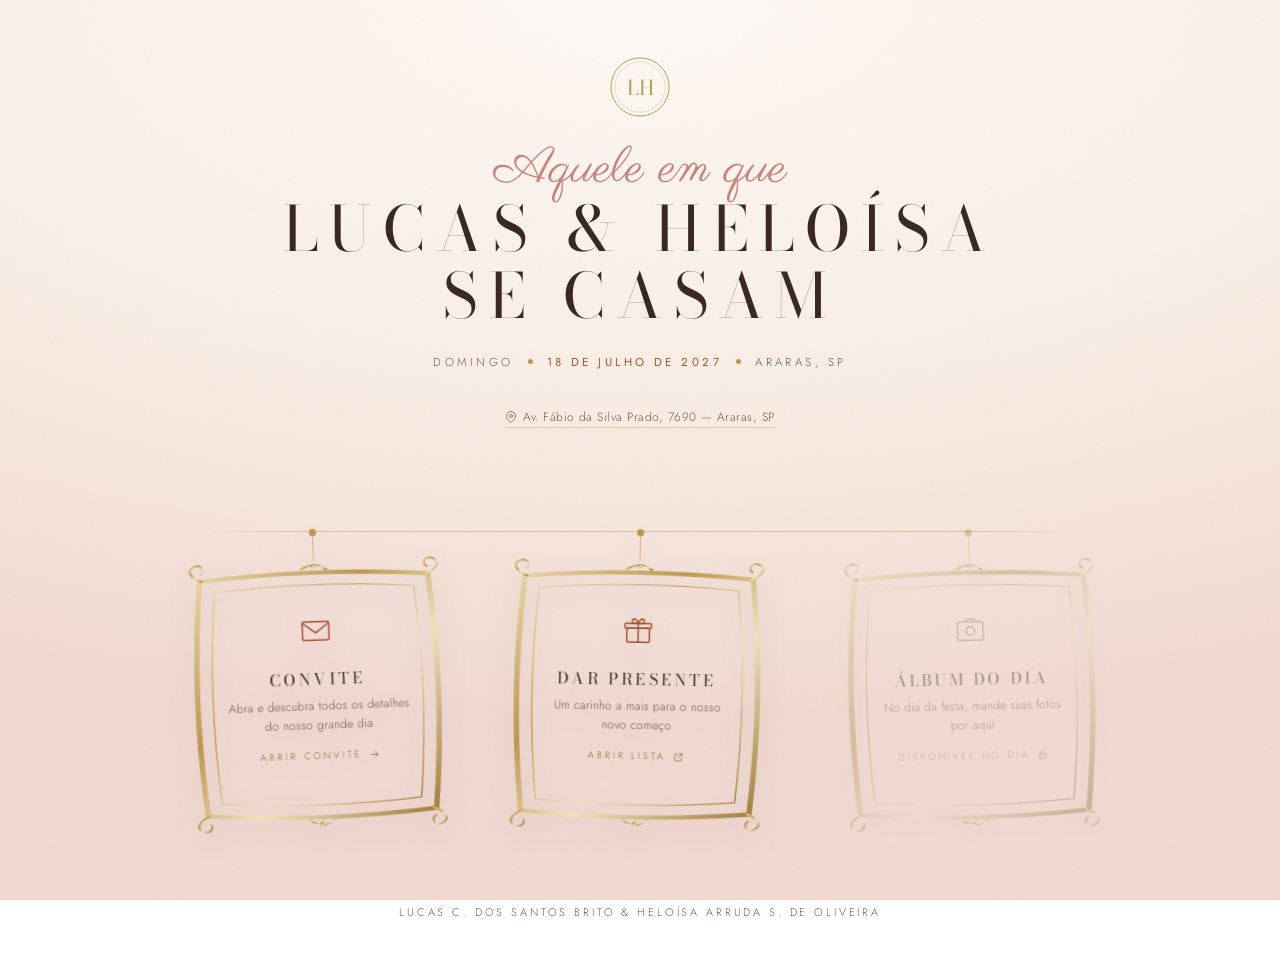
<file: index.html>
<!DOCTYPE html>
<html lang="pt-BR">
<head>
<meta charset="utf-8">
<meta name="viewport" content="width=device-width, initial-scale=1">
<title>Lucas &amp; Heloísa — 18 de julho de 2027</title>
<meta name="description" content="Aquele em que Lucas e Heloísa se casam. Convite, informações do dia e lista de presentes.">
<meta name="theme-color" content="#FFFBF6">

<meta property="og:title" content="Lucas &amp; Heloísa — 18 de julho de 2027">
<meta property="og:description" content="Aquele em que Lucas e Heloísa se casam.">
<meta property="og:type" content="website">

<link rel="icon" href="data:image/svg+xml,<svg xmlns='http://www.w3.org/2000/svg' viewBox='0 0 64 64'><circle cx='32' cy='32' r='30' fill='%23FFFBF6' stroke='%23BE9A4E' stroke-width='3'/><text x='32' y='42' text-anchor='middle' font-family='Georgia,serif' font-size='26' fill='%23A9502F'>LH</text></svg>">

<script>
/* =========================================================
   EDITE SOMENTE ESTE ARQUIVO.
   Tudo que muda de link ou de horário está aqui dentro.
   Deixe o texto entre aspas. Não apague as vírgulas.
   ========================================================= */

window.CONFIG = {

  /* ---- Links externos ---------------------------------- */

  // Site da lista de presentes (o botão "Dar presente" leva pra cá)
  presentes: "https://noivos.casar.com/heloisa-e-lucas-2027-07-18#/presentes",

  // Álbum compartilhado de fotos (Google Fotos, iCloud, etc.)
  // >>> NO DIA DO EVENTO: cole o link do álbum aqui. <<<
  // Enquanto estiver vazio, o quadro aparece como "em breve".
  album: "",

  // Confirmação de presença dos convidados.
  // Pode ser um formulário (Google Forms) ou um link de WhatsApp, ex.:
  // "https://wa.me/5519999999999?text=Ol%C3%A1!%20Confirmo%20minha%20presen%C3%A7a"
  rsvp: "https://noivos.casar.com/heloisa-e-lucas-2027-07-18#/rsvp",

  // Confirmação de presença dos padrinhos (pode ser o mesmo link acima)
  rsvpPadrinhos: "https://noivos.casar.com/heloisa-e-lucas-2027-07-18#/rsvp",

  // Grupo de WhatsApp dos padrinhos e madrinhas
  grupoPadrinhos: "",


  /* ---- Data e horários --------------------------------- */

  // Momento exato da cerimônia, no formato AAAA-MM-DDTHH:MM:SS-03:00
  cerimonia: "2027-07-18T17:00:00-03:00",

  // Textos de horário que aparecem nas páginas
  horaCerimonia: "17h",
  chegadaConvidados: "16h30",
  chegadaPadrinhos: "15h",
  horaFotos: "15h30",
  horaJantar: "19h",
  horaFesta: "21h",


  /* ---- Traje dos padrinhos e madrinhas ----------------- */
  // Troque pelos combinados de vocês. Os círculos coloridos
  // da página usam os códigos de cor logo abaixo.

  trajePadrinhos: "Terno em tom grafite, camisa branca e gravata lisa.",
  trajeMadrinhas: "Vestido longo, tecido encorpado por causa do frio.",

  // Cores do traje (código hexadecimal) e o nome que aparece embaixo
  coresTraje: [
    { cor: "#4A4E4D", nome: "Grafite" },
    { cor: "#6B5B4A", nome: "Terra" },
    { cor: "#A9502F", nome: "Terracota" },
    { cor: "#CD827B", nome: "Rosé" }
  ]

};

</script>

<link rel="preconnect" href="https://fonts.googleapis.com">
<link rel="preconnect" href="https://fonts.gstatic.com" crossorigin>
<link href="https://fonts.googleapis.com/css2?family=Bodoni+Moda:opsz,wght@6..96,400;6..96,500&family=Jost:wght@300;400;500&family=Parisienne&display=swap" rel="stylesheet">
<style>
/* =========================================================
   Lucas & Heloísa — 18.07.2027
   Paleta: branco quente, rosa, terracota, dourado
   ========================================================= */

:root {
  --papel: #FFFBF6;
  --papel-2: #FAEFE6;
  --blush: #F3DBD4;
  --rosa: #CD827B;
  --rosa-claro: #E9BDB6;
  --terracota: #A9502F;
  --terracota-2: #C57A54;
  --dourado: #BE9A4E;
  --dourado-2: #E9D4A3;
  --dourado-escuro: #8A6A2C;
  --tinta: #3A2823;
  --tinta-2: #75594F;

  --display: "Bodoni Moda", Georgia, "Times New Roman", serif;
  --script: "Parisienne", "Segoe Script", cursive;
  --corpo: "Jost", "Helvetica Neue", Arial, sans-serif;

  --envelope: 1040px;
  --raio: 2px;
}

*, *::before, *::after { box-sizing: border-box; }

html { scroll-behavior: smooth; }

body {
  margin: 0;
  background: var(--papel);
  color: var(--tinta);
  font-family: var(--corpo);
  font-weight: 300;
  font-size: clamp(15px, 0.6vw + 13px, 17px);
  line-height: 1.75;
  overflow-x: hidden;
  -webkit-font-smoothing: antialiased;
}

/* textura de papel */
body::after {
  content: "";
  position: fixed;
  inset: 0;
  pointer-events: none;
  z-index: 60;
  opacity: .22;
  background-image: url("data:image/svg+xml;utf8,<svg xmlns='http://www.w3.org/2000/svg' width='140' height='140'><filter id='n'><feTurbulence type='fractalNoise' baseFrequency='.85' numOctaves='3'/></filter><rect width='140' height='140' filter='url(%23n)' opacity='.35'/></svg>");
  mix-blend-mode: multiply;
}

img { max-width: 100%; display: block; }
[hidden] { display: none !important; }
a { color: inherit; }

:focus-visible {
  outline: 2px solid var(--terracota);
  outline-offset: 4px;
  border-radius: var(--raio);
}

/* =========================================================
   Tipografia
   ========================================================= */

.script {
  font-family: var(--script);
  font-weight: 400;
  color: var(--terracota);
  font-size: clamp(28px, 4.4vw, 50px);
  line-height: 1;
  margin: 0;
}

.titulo {
  font-family: var(--display);
  font-weight: 400;
  font-style: normal;
  text-transform: uppercase;
  letter-spacing: .16em;
  font-size: clamp(24px, 4.2vw, 44px);
  line-height: 1.16;
  margin: 0;
}

.titulo-menor {
  font-family: var(--display);
  font-weight: 400;
  text-transform: uppercase;
  letter-spacing: .2em;
  font-size: clamp(15px, 1.3vw, 18px);
  margin: 0 0 10px;
}

.rotulo {
  display: block;
  font-family: var(--corpo);
  text-transform: uppercase;
  letter-spacing: .34em;
  font-size: 10.5px;
  font-weight: 400;
  color: var(--dourado-escuro);
  margin: 0 0 14px;
}

.texto { margin: 0 0 16px; color: var(--tinta-2); }
.texto:last-child { margin-bottom: 0; }

.centro { text-align: center; }

/* cabeçalho de seção: rótulo + script + título */
.cartao-titulo { text-align: center; margin-bottom: clamp(36px, 5vw, 64px); }
.cartao-titulo .script { margin-bottom: -.18em; }

/* fio ornamental */
.fio {
  display: flex;
  align-items: center;
  justify-content: center;
  gap: 12px;
  margin: 22px auto;
  max-width: 220px;
  color: var(--dourado);
}
.fio::before, .fio::after {
  content: "";
  flex: 1;
  height: 1px;
  background: currentColor;
  opacity: .5;
}
.fio span { font-size: 8px; letter-spacing: .4em; }

/* =========================================================
   Estrutura
   ========================================================= */

.secao { padding: clamp(58px, 8.5vw, 112px) 22px; position: relative; }
.envelope { width: 100%; max-width: var(--envelope); margin-inline: auto; }

.secao-blush { background: var(--blush); }
.secao-creme { background: var(--papel-2); }

.secao-terra { background: var(--terracota); color: var(--papel-2); }
.secao-terra .script { color: var(--dourado-2); }
.secao-terra .rotulo { color: var(--dourado-2); }
.secao-terra .texto { color: rgba(255, 251, 246, .82); }
.secao-terra .fio { color: var(--dourado-2); }

/* =========================================================
   Moldura dourada (elemento-assinatura)
   ========================================================= */

.moldura-svg {
  position: absolute;
  inset: 0;
  width: 100%;
  height: 100%;
  overflow: visible;
  pointer-events: none;
}

/* =========================================================
   Página inicial — a parede de quadros
   ========================================================= */

.pagina-inicial {
  background: radial-gradient(120% 80% at 50% 0%, var(--papel) 0%, var(--papel-2) 55%, var(--blush) 100%) no-repeat fixed;
}

.parede {
  min-height: 100vh;
  min-height: 100svh;
  display: flex;
  flex-direction: column;
  justify-content: center;
  align-items: center;
  padding: 56px 22px 40px;
  position: relative;
  z-index: 1;
}

.monograma {
  width: 62px;
  height: 62px;
  margin: 0 auto 26px;
  color: var(--dourado);
}

.abertura { text-align: center; max-width: 720px; margin: 0 auto; }

.abertura .script { color: var(--rosa); margin-bottom: 2px; }

.abertura h1 {
  font-family: var(--display);
  font-weight: 400;
  text-transform: uppercase;
  letter-spacing: .18em;
  font-size: clamp(28px, 6vw, 62px);
  line-height: 1.08;
  margin: 0;
  color: var(--tinta);
}

.data-linha {
  display: inline-flex;
  align-items: center;
  gap: 14px;
  margin-top: 22px;
  font-size: 11.5px;
  letter-spacing: .3em;
  text-transform: uppercase;
  color: var(--tinta-2);
}
.data-linha b { font-weight: 400; color: var(--terracota); }
.data-linha i {
  width: 5px; height: 5px; border-radius: 50%;
  background: var(--dourado); display: inline-block;
}

/* trilho onde os quadros ficam pendurados */
.galeria {
  --trilho: 34px;
  display: flex;
  flex-wrap: wrap;
  justify-content: center;
  align-items: flex-start;
  gap: clamp(18px, 3vw, 38px);
  margin: clamp(52px, 7vw, 84px) auto 0;
  padding-top: var(--trilho);
  position: relative;
  width: 100%;
  max-width: 1000px;
}

/* o "arame" horizontal */
.galeria::before {
  content: "";
  position: absolute;
  top: 6px;
  left: 6%;
  right: 6%;
  height: 1px;
  background: linear-gradient(90deg, transparent, var(--dourado) 12%, var(--dourado) 88%, transparent);
  opacity: .45;
}

/* ---------------------------------------------------------
   Quadro — mais largo e menos esticado pra o texto respirar
   --------------------------------------------------------- */
.quadro {
  position: relative;
  width: min(290px, 80vw);
  aspect-ratio: 320 / 300; /* mais baixo ainda = texto cabe sem apertar */
  display: flex;
  flex-direction: column;
  align-items: center;
  justify-content: center;
  text-align: center;
  text-decoration: none;
  padding: 3% 5% 4%;
  color: var(--tinta);
  background: transparent;
  filter: drop-shadow(0 10px 14px rgba(58, 40, 35, .12));
  transition: transform .5s cubic-bezier(.2, .8, .3, 1), filter .5s ease;
  transform-origin: 50% -22px;
}

.quadro:nth-child(1) { transform: rotate(-2.2deg); }
.quadro:nth-child(2) { transform: rotate(1.1deg); }
.quadro:nth-child(3) { transform: rotate(-1.4deg); }

.quadro:hover,
.quadro:focus-visible {
  transform: rotate(0deg) translateY(-7px);
  filter: drop-shadow(0 20px 22px rgba(58, 40, 35, .22));
}

/* preguinho + cordão */
.quadro::before {
  content: "";
  position: absolute;
  top: -30px;
  left: 50%;
  width: 7px; height: 7px;
  margin-left: -3.5px;
  border-radius: 50%;
  background: var(--dourado);
  box-shadow: 0 1px 0 rgba(0, 0, 0, .12);
}
.quadro::after {
  content: "";
  position: absolute;
  top: -26px;
  left: 50%;
  width: 1px; height: 28px;
  background: var(--dourado);
  opacity: .55;
}

.quadro-icone { color: var(--terracota); margin-bottom: 12px; }
.quadro-icone svg { width: 32px; height: 32px; }

.quadro-nome {
  font-family: var(--display);
  text-transform: uppercase;
  letter-spacing: .2em;
  font-size: clamp(14px, 1.4vw, 16px);
  line-height: 1.3;
  margin: 0 0 8px;
}

.quadro-nota {
  font-size: 12px;
  line-height: 1.55;
  color: var(--tinta-2);
  margin: 0;
  max-width: 30ch; /* era 24ch — mais espaço horizontal pro texto */
}

.quadro-acao {
  margin-top: 14px;
  font-size: 9.5px;
  letter-spacing: .3em;
  text-transform: uppercase;
  color: var(--dourado-escuro);
  display: inline-flex;
  align-items: center;
  gap: 7px;
}
.quadro-acao svg { width: 11px; height: 11px; }

/* ---- Quadro bloqueado (álbum antes do dia) ---- */
.quadro-bloqueado {
  cursor: default;
  opacity: .72;
  filter: drop-shadow(0 8px 12px rgba(58, 40, 35, .1)) grayscale(.15);
}
.quadro-bloqueado:hover {
  transform: rotate(0deg) translateY(-3px);
  filter: drop-shadow(0 10px 14px rgba(58, 40, 35, .14)) grayscale(.15);
}
.quadro-bloqueado .quadro-icone { color: var(--tinta-2); opacity: .6; }
.quadro-bloqueado .quadro-acao { color: var(--tinta-2); opacity: .7; }

.rodape-inicial {
  margin-top: clamp(46px, 6vw, 72px);
  text-align: center;
  font-size: 11px;
  letter-spacing: .26em;
  text-transform: uppercase;
  color: var(--tinta-2);
}

/* pétalas ambientes */
.petalas {
  position: fixed;
  inset: 0;
  pointer-events: none;
  overflow: hidden;
  z-index: 0;
}
.petalas i {
  position: absolute;
  top: -6vh;
  width: 9px;
  height: 12px;
  border-radius: 60% 0 60% 0;
  opacity: .5;
  animation: cair linear infinite;
}
@keyframes cair {
  0% { transform: translate3d(0, -10vh, 0) rotate(0deg); opacity: 0; }
  12% { opacity: .55; }
  100% { transform: translate3d(14vw, 108vh, 0) rotate(420deg); opacity: 0; }
}

/* =========================================================
   Convite — capa
   ========================================================= */

.capa {
  position: relative;
  padding: clamp(70px, 10vw, 120px) 22px clamp(52px, 7vw, 90px);
  text-align: center;
  background: linear-gradient(180deg, var(--blush) 0%, var(--papel-2) 62%, var(--papel) 100%);
}

.arco {
  width: min(340px, 74vw);
  margin: 0 auto clamp(28px, 4vw, 44px);
  aspect-ratio: 3 / 4;
  border-radius: 999px 999px 6px 6px;
  overflow: hidden;
  position: relative;
  background:
    linear-gradient(150deg, var(--rosa-claro), var(--papel-2) 55%, var(--dourado-2));
  box-shadow: 0 24px 50px -30px rgba(58, 40, 35, .6);
}
.arco::after {
  content: "";
  position: absolute;
  inset: 10px;
  border: 1px solid rgba(255, 251, 246, .6);
  border-radius: 999px 999px 4px 4px;
  pointer-events: none;
  z-index: 2;
}
.arco img { width: 100%; height: 100%; object-fit: cover; position: relative; z-index: 1; }

.arco-vazio {
  position: absolute;
  inset: 0;
  display: flex;
  align-items: center;
  justify-content: center;
  padding: 30px;
  text-align: center;
  font-size: 11px;
  letter-spacing: .22em;
  text-transform: uppercase;
  color: var(--terracota);
  opacity: .75;
}

.capa h1 {
  font-family: var(--display);
  font-weight: 400;
  text-transform: uppercase;
  letter-spacing: .18em;
  font-size: clamp(26px, 5.2vw, 54px);
  line-height: 1.1;
  margin: 0;
}

.capa-local {
  margin-top: 20px;
  font-size: 11.5px;
  letter-spacing: .3em;
  text-transform: uppercase;
  color: var(--tinta-2);
}

/* voltar */
.voltar {
  position: absolute;
  top: 20px;
  left: 22px;
  z-index: 5;
  font-size: 10px;
  letter-spacing: .28em;
  text-transform: uppercase;
  text-decoration: none;
  color: var(--terracota);
  display: inline-flex;
  align-items: center;
  gap: 8px;
  padding: 8px 4px;
}
.voltar svg { width: 13px; height: 13px; }
.voltar:hover { color: var(--tinta); }

/* =========================================================
   Contagem
   ========================================================= */

.contagem {
  display: flex;
  justify-content: center;
  flex-wrap: wrap;
  gap: clamp(18px, 4vw, 46px);
  margin-top: 8px;
}

.contagem div { min-width: 62px; }

.contagem b {
  display: block;
  font-family: var(--display);
  font-weight: 400;
  font-size: clamp(30px, 5vw, 50px);
  line-height: 1;
  color: var(--terracota);
  font-variant-numeric: tabular-nums;
}

.contagem span {
  display: block;
  margin-top: 8px;
  font-size: 9.5px;
  letter-spacing: .28em;
  text-transform: uppercase;
  color: var(--tinta-2);
}

/* =========================================================
   Trio de colunas (cerimônia / recepção / dress code)
   ========================================================= */

.trio {
  display: grid;
  grid-template-columns: repeat(auto-fit, minmax(220px, 1fr));
  gap: clamp(30px, 5vw, 56px);
  text-align: center;
}

.trio-item .icone { color: var(--dourado-2); margin-bottom: 16px; }
.trio-item .icone svg { width: 40px; height: 40px; margin: 0 auto; }

/* =========================================================
   Blocos de texto (dicas)
   ========================================================= */

.blocos {
  display: grid;
  grid-template-columns: repeat(auto-fit, minmax(250px, 1fr));
  gap: clamp(28px, 4vw, 52px);
}

.bloco {
  padding-top: 22px;
  border-top: 1px solid rgba(190, 154, 78, .45);
}

/* paleta de cores sugerida */
.paleta {
  display: flex;
  flex-wrap: wrap;
  justify-content: center;
  gap: 16px;
  margin-top: 34px;
}

.tom { text-align: center; width: 76px; }

.tom i {
  display: block;
  width: 46px;
  height: 46px;
  margin: 0 auto 9px;
  border-radius: 50%;
  box-shadow: inset 0 0 0 1px rgba(58, 40, 35, .12);
}

.tom span {
  font-size: 9.5px;
  letter-spacing: .16em;
  text-transform: uppercase;
  color: var(--tinta-2);
  line-height: 1.4;
  display: block;
}

.tom-proibido i { background: #fff; position: relative; }
.tom-proibido i::after {
  content: "";
  position: absolute;
  inset: 0;
  border-radius: 50%;
  background: linear-gradient(to bottom right, transparent 46%, var(--rosa) 46%, var(--rosa) 54%, transparent 54%);
}

/* =========================================================
   Roteiro (padrinhos)
   ========================================================= */

.roteiro { list-style: none; margin: 0; padding: 0; max-width: 620px; margin-inline: auto; }

.roteiro li {
  display: grid;
  grid-template-columns: 86px 1fr;
  gap: 20px;
  padding: 18px 0;
  border-bottom: 1px solid rgba(233, 212, 163, .35);
  align-items: baseline;
}
.roteiro li:last-child { border-bottom: 0; }

.roteiro b {
  font-family: var(--display);
  font-weight: 400;
  font-size: 17px;
  letter-spacing: .08em;
  color: var(--dourado-2);
  font-variant-numeric: tabular-nums;
}

.roteiro p { margin: 0; }
.roteiro strong {
  display: block;
  font-weight: 400;
  text-transform: uppercase;
  letter-spacing: .18em;
  font-size: 12px;
  margin-bottom: 4px;
}

/* lista de conferência */
.conferir { list-style: none; margin: 26px 0 0; padding: 0; display: grid; gap: 10px; }
.conferir li {
  display: flex;
  gap: 12px;
  align-items: flex-start;
  font-size: 14.5px;
  color: var(--tinta-2);
}
.conferir li::before {
  content: "";
  flex: 0 0 auto;
  width: 13px; height: 13px;
  margin-top: 6px;
  border: 1px solid var(--dourado);
  border-radius: 2px;
}
.secao-terra .conferir li { color: rgba(255, 251, 246, .85); }
.secao-terra .conferir li::before { border-color: var(--dourado-2); }

/* =========================================================
   Botões
   ========================================================= */

.botao {
  display: inline-flex;
  align-items: center;
  gap: 12px;
  margin-top: 26px;
  padding: 15px 32px;
  border: 1px solid var(--terracota);
  border-radius: 999px;
  background: transparent;
  color: var(--terracota);
  font-family: var(--corpo);
  font-size: 11px;
  font-weight: 400;
  letter-spacing: .26em;
  text-transform: uppercase;
  text-decoration: none;
  cursor: pointer;
  transition: background .35s ease, color .35s ease, transform .35s ease;
}
.botao:hover { background: var(--terracota); color: var(--papel); transform: translateY(-2px); }
.botao svg { width: 13px; height: 13px; }

.botao-claro { border-color: var(--dourado-2); color: var(--dourado-2); }
.botao-claro:hover { background: var(--dourado-2); color: var(--terracota); }

.botao-cheio { background: var(--terracota); color: var(--papel); }
.botao-cheio:hover { background: var(--tinta); border-color: var(--tinta); }

/* link ainda não configurado */
.link-pendente {
  opacity: .45;
  pointer-events: none;
  cursor: default;
}
.aviso-pendente {
  display: block;
  margin-top: 12px;
  font-size: 11px;
  letter-spacing: .12em;
  text-transform: uppercase;
  color: var(--rosa);
}

/* =========================================================
   Rodapé
   ========================================================= */

.rodape {
  background: var(--tinta);
  color: var(--papel-2);
  text-align: center;
  padding: clamp(54px, 7vw, 84px) 22px;
}
.rodape .monograma { color: var(--dourado); margin-bottom: 20px; }
.rodape .script { color: var(--dourado-2); }
.rodape p {
  margin: 6px 0 0;
  font-size: 11px;
  letter-spacing: .26em;
  text-transform: uppercase;
  color: rgba(250, 239, 230, .6);
}

/* =========================================================
   Revelação no scroll
   ========================================================= */

.revela {
  opacity: 0;
  transform: translateY(20px);
  transition: opacity .9s ease, transform .9s cubic-bezier(.2, .8, .3, 1);
}
.revela.visivel { opacity: 1; transform: none; }

@media (prefers-reduced-motion: reduce) {
  html { scroll-behavior: auto; }
  .revela { opacity: 1; transform: none; transition: none; }
  .petalas { display: none; }
  .quadro { transition: none; }
  *, *::before, *::after { animation-duration: .001ms !important; animation-iteration-count: 1 !important; }
}

/* =========================================================
   Endereço discreto
   ========================================================= */

.endereco-discreto {
  margin-top: 24px;
  font-size: 12px;
  letter-spacing: .04em;
  color: var(--tinta-2);
  line-height: 1.6;
}
.endereco-discreto a {
  color: var(--tinta-2);
  text-decoration: none;
  border-bottom: 1px solid rgba(190, 154, 78, .4);
  transition: color .3s ease, border-color .3s ease;
  display: inline-flex;
  align-items: center;
  gap: 6px;
}
.endereco-discreto a:hover {
  color: var(--terracota);
  border-color: var(--terracota);
}
.endereco-discreto a svg {
  width: 12px;
  height: 12px;
  flex-shrink: 0;
}

@media (max-width: 480px) {
  .endereco-discreto {
    font-size: 11px;
    margin-top: 18px;
  }
}

/* =========================================================
   Telas pequenas
   ========================================================= */

@media (max-width: 720px) {
  .galeria { --trilho: 30px; }
  .galeria::before { left: 30%; right: 30%; }
  .quadro { width: min(300px, 82vw); aspect-ratio: 320 / 340; }
  .quadro:nth-child(n) { transform: rotate(0deg); }
  .roteiro li { grid-template-columns: 70px 1fr; gap: 14px; }
  .voltar { position: static; display: inline-flex; margin-bottom: 26px; }
  .capa { padding-top: 26px; }
}
</style>
</head>


<!-- =========================================================
     TUDO NUM ARQUIVO SÓ
     Este arquivo não depende de nenhuma pasta. Pode abrir
     com dois cliques que já funciona.

     Para mudar links e horários, edite o bloco CONFIG lá em cima.

     >>> DIA DO EVENTO <<<
     Para liberar o álbum de fotos, procure a linha:
         album: "",
     e cole o link do álbum entre as aspas:
         album: "https://photos.app.goo.gl/SEU-CODIGO-AQUI",
     Pronto. O quadro "Álbum do dia" sai do modo bloqueado
     e passa a abrir o álbum pra quem clicar.
     ========================================================= -->
<body class="pagina-inicial">

<!-- ===== moldura dourada reutilizável ===== -->
<svg width="0" height="0" style="position:absolute" aria-hidden="true" focusable="false">
  <defs>
    <linearGradient id="ouro" x1="0" y1="0" x2="1" y2="1">
      <stop offset="0" stop-color="#EBD9AC"/>
      <stop offset=".35" stop-color="#BE9A4E"/>
      <stop offset=".62" stop-color="#F2E4BE"/>
      <stop offset="1" stop-color="#A17E38"/>
    </linearGradient>
    <symbol id="moldura" viewBox="0 0 320 380">
      <g fill="none" stroke="url(#ouro)" stroke-linecap="round" stroke-linejoin="round" vector-effect="non-scaling-stroke">
        <path d="M34 26 Q160 12 286 26 Q300 190 286 354 Q160 368 34 354 Q20 190 34 26 Z" stroke-width="6"/>
        <path d="M50 42 Q160 30 270 42 Q282 190 270 338 Q160 350 50 338 Q38 190 50 42 Z" stroke-width="1.6"/>
        <path d="M36 26c-13-6-16-17-8-21 8-4 13 5 7 11" stroke-width="2.6"/>
        <path d="M284 26c13-6 16-17 8-21-8-4-13 5-7 11" stroke-width="2.6"/>
        <path d="M36 354c-13 6-16 17-8 21 8 4 13-5 7-11" stroke-width="2.6"/>
        <path d="M284 354c13 6 16 17 8 21-8 4-13-5-7-11" stroke-width="2.6"/>
        <path d="M146 15q14-13 28 0" stroke-width="2.6"/>
        <path d="M146 365q14 13 28 0" stroke-width="2.6"/>
      </g>
      <g fill="url(#ouro)">
        <circle cx="160" cy="10" r="3"/>
        <circle cx="160" cy="370" r="3"/>
      </g>
    </symbol>
  </defs>
</svg>

<div class="petalas" aria-hidden="true"></div>

<main class="parede">

  <svg class="monograma" viewBox="0 0 64 64" aria-hidden="true">
    <circle cx="32" cy="32" r="30" fill="none" stroke="currentColor" stroke-width="1"/>
    <circle cx="32" cy="32" r="26" fill="none" stroke="currentColor" stroke-width=".5" opacity=".55"/>
    <text x="32" y="40" text-anchor="middle" font-family="Bodoni Moda, Georgia, serif" font-size="21" fill="currentColor">LH</text>
  </svg>

  <header class="abertura">
    <p class="script">Aquele em que</p>
    <h1>Lucas &amp; Heloísa<br>se casam</h1>
    <p class="data-linha">
      <span>Domingo</span> <i></i> <b>18 de julho de 2027</b> <i></i> <span>Araras, SP</span>
    </p>

    <!-- Endereço discreto com link para o GPS -->
    <p class="endereco-discreto">
      <a href="https://www.google.com/maps?rlz=1C5GCEM_enBR1119BR1119&gs_lcrp=EgZjaHJvbWUyCggAEEUYFhgeGDkyDQgBEC4YrwEYxwEYgAQyDQgCEC4YrwEYxwEYgAQyBwgDEAAYgAQyBwgEEAAYgAQyCAgFEAAYFhgeMggIBhAAGBYYHjIICAcQABgWGB4yCggIEAAYChgWGB7SAQgzNzc3ajBqN6gCCLACAfEFKRstiHycfZc&um=1&ie=UTF-8&fb=1&gl=br&sa=X&geocode=KWcSGV6UcciUMXt1Tx80XTRw&daddr=Av.+F%C3%A1bio+da+Silva+Prado,+7690+-+Elihu+Root,+Araras+-+SP,+13604-042" target="_blank" rel="noopener">
        <svg viewBox="0 0 24 24" fill="none" stroke="currentColor" stroke-width="1.5" stroke-linecap="round" stroke-linejoin="round" aria-hidden="true">
          <path d="M21 10c0 7-9 13-9 13s-9-6-9-13a9 9 0 0 1 18 0z"/>
          <circle cx="12" cy="10" r="3"/>
        </svg>
        Av. Fábio da Silva Prado, 7690 — Araras, SP
      </a>
    </p>
  </header>

  <nav class="galeria" aria-label="Escolha o seu convite">

    <a class="quadro" href="convidados.html">
      <svg class="moldura-svg" viewBox="0 0 320 380" preserveAspectRatio="none" aria-hidden="true"><use href="#moldura"/></svg>
      <span class="quadro-icone" aria-hidden="true">
        <svg viewBox="0 0 24 24" fill="none" stroke="currentColor" stroke-width="1.1" stroke-linecap="round" stroke-linejoin="round">
          <rect x="2" y="5" width="20" height="14" rx="1.5"/>
          <path d="M2.6 6.4 12 13.4l9.4-7"/>
        </svg>
      </span>
      <span class="quadro-nome">Convite</span>
      <span class="quadro-nota">Abra e descubra todos os detalhes do nosso grande dia</span>
      <span class="quadro-acao">
        Abrir convite
        <svg viewBox="0 0 24 24" fill="none" stroke="currentColor" stroke-width="1.6" stroke-linecap="round" stroke-linejoin="round" aria-hidden="true"><path d="M5 12h14M13 6l6 6-6 6"/></svg>
      </span>
    </a>

    <a class="quadro" data-link="presentes">
      <svg class="moldura-svg" viewBox="0 0 320 380" preserveAspectRatio="none" aria-hidden="true"><use href="#moldura"/></svg>
      <span class="quadro-icone" aria-hidden="true">
        <svg viewBox="0 0 24 24" fill="none" stroke="currentColor" stroke-width="1.1" stroke-linecap="round" stroke-linejoin="round">
          <rect x="3.5" y="10" width="17" height="10.5" rx="1"/>
          <rect x="2" y="6.4" width="20" height="3.6" rx="1"/>
          <path d="M12 6.4v14.1"/>
          <path d="M12 6.4S10.9 3 8.7 3a1.8 1.8 0 0 0 0 3.4H12z"/>
          <path d="M12 6.4S13.1 3 15.3 3a1.8 1.8 0 0 1 0 3.4H12z"/>
        </svg>
      </span>
      <span class="quadro-nome">Dar presente</span>
      <span class="quadro-nota">Um carinho a mais para o nosso novo começo</span>
      <span class="quadro-acao">
        Abrir lista
        <svg viewBox="0 0 24 24" fill="none" stroke="currentColor" stroke-width="1.6" stroke-linecap="round" stroke-linejoin="round" aria-hidden="true"><path d="M14 4h6v6M20 4l-9 9M18 14v5a1 1 0 0 1-1 1H5a1 1 0 0 1-1-1V7a1 1 0 0 1 1-1h5"/></svg>
      </span>
    </a>

    <!-- Álbum do dia: fica bloqueado enquanto CONFIG.album estiver vazio -->
    <a class="quadro quadro-bloqueado" data-link="album" data-album-bloqueado="1">
      <svg class="moldura-svg" viewBox="0 0 320 380" preserveAspectRatio="none" aria-hidden="true"><use href="#moldura"/></svg>
      <span class="quadro-icone" aria-hidden="true">
        <svg viewBox="0 0 24 24" fill="none" stroke="currentColor" stroke-width="1.1" stroke-linecap="round" stroke-linejoin="round">
          <rect x="2.5" y="5" width="19" height="14" rx="1.6"/>
          <circle cx="12" cy="12" r="3.2"/>
          <path d="M8 5 9.2 3.2h5.6L16 5"/>
        </svg>
      </span>
      <span class="quadro-nome">Álbum do dia</span>
      <span class="quadro-nota">No dia da festa, mande suas fotos por aqui</span>
      <span class="quadro-acao">
        Disponível no dia
        <svg viewBox="0 0 24 24" fill="none" stroke="currentColor" stroke-width="1.5" stroke-linecap="round" stroke-linejoin="round" aria-hidden="true">
          <rect x="5" y="11" width="14" height="9" rx="1.6"/>
          <path d="M8 11V8a4 4 0 0 1 8 0v3"/>
        </svg>
      </span>
    </a>

  </nav>

  <p class="rodape-inicial">Lucas C. dos Santos Brito &amp; Heloísa Arruda S. de Oliveira</p>

</main>

<script>
/* =========================================================
   Lucas & Heloísa — comportamento do site
   Não precisa mexer aqui. Tudo que muda está no CONFIG.
   ========================================================= */

(function () {
  "use strict";

  var C = window.CONFIG || {};
  var semMovimento = window.matchMedia("(prefers-reduced-motion: reduce)").matches;

  /* ---- 1. Aplica os links vindos do config ------------- */

  document.querySelectorAll("[data-link]").forEach(function (el) {
    var chave = el.dataset.link;
    var destino = (C[chave] || "").trim();

    if (destino) {
      // Link preenchido: vira link de verdade.
      el.setAttribute("href", destino);
      if (/^https?:/i.test(destino)) {
        el.setAttribute("target", "_blank");
        el.setAttribute("rel", "noopener");
      }
      // Se era o álbum bloqueado, libera.
      if (chave === "album" && el.dataset.albumBloqueado === "1") {
        el.classList.remove("quadro-bloqueado");
        el.removeAttribute("data-album-bloqueado");
        el.removeAttribute("aria-disabled");
      }
      return;
    }

    // Link ainda não preenchido: desativa e explica o que falta.
    el.removeAttribute("href");
    el.classList.add("link-pendente");
    el.setAttribute("aria-disabled", "true");

    var aviso = el.querySelector(".aviso-pendente") ||
      (el.parentElement && el.parentElement.querySelector(".aviso-pendente"));
    if (aviso) aviso.hidden = false;
  });

  /* ---- 2. Aplica os textos vindos do config ------------ */

  document.querySelectorAll("[data-texto]").forEach(function (el) {
    var valor = C[el.dataset.texto];
    if (valor) el.textContent = valor;
  });

  /* ---- 3. Círculos de cor do traje dos padrinhos ------- */

  var paletaTraje = document.querySelector("[data-paleta-traje]");
  if (paletaTraje && Array.isArray(C.coresTraje)) {
    paletaTraje.innerHTML = C.coresTraje.map(function (t) {
      return '<div class="tom"><i style="background:' + t.cor + '"></i><span>' + t.nome + "</span></div>";
    }).join("");
  }

  /* ---- 4. Contagem regressiva -------------------------- */

  var relogio = document.querySelector("[data-contagem]");
  if (relogio) {
    var alvo = new Date(C.cerimonia || "2027-07-18T17:00:00-03:00").getTime();

    var campos = {
      dias: relogio.querySelector('[data-campo="dias"]'),
      horas: relogio.querySelector('[data-campo="horas"]'),
      minutos: relogio.querySelector('[data-campo="minutos"]'),
      segundos: relogio.querySelector('[data-campo="segundos"]')
    };

    var atualiza = function () {
      var falta = alvo - Date.now();

      if (falta <= 0) {
        relogio.innerHTML = '<p class="script" style="color:var(--terracota)">É hoje!</p>';
        clearInterval(tique);
        return;
      }

      var s = Math.floor(falta / 1000);
      var pad = function (n) { return String(n).padStart(2, "0"); };

      campos.dias.textContent = Math.floor(s / 86400);
      campos.horas.textContent = pad(Math.floor(s / 3600) % 24);
      campos.minutos.textContent = pad(Math.floor(s / 60) % 60);
      campos.segundos.textContent = pad(s % 60);
    };

    atualiza();
    var tique = setInterval(atualiza, 1000);
  }

  /* ---- 5. Revelação no scroll -------------------------- */

  var alvos = document.querySelectorAll(".revela");

  if (semMovimento || !("IntersectionObserver" in window)) {
    alvos.forEach(function (el) { el.classList.add("visivel"); });
  } else {
    var observador = new IntersectionObserver(function (entradas) {
      entradas.forEach(function (e) {
        if (e.isIntersecting) {
          e.target.classList.add("visivel");
          observador.unobserve(e.target);
        }
      });
    }, { threshold: 0.12, rootMargin: "0px 0px -8% 0px" });

    alvos.forEach(function (el, i) {
      el.style.transitionDelay = (i % 4) * 90 + "ms";
      observador.observe(el);
    });
  }

  /* ---- 6. Pétalas ------------------------------------- */

  var ceu = document.querySelector(".petalas");
  if (ceu && !semMovimento) {
    var tons = ["#E9BDB6", "#F3DBD4", "#E9D4A3", "#CD827B"];
    var fragmento = document.createDocumentFragment();

    for (var i = 0; i < 14; i++) {
      var p = document.createElement("i");
      p.style.left = Math.random() * 98 + "vw";
      p.style.background = tons[i % tons.length];
      p.style.animationDuration = (16 + Math.random() * 16).toFixed(1) + "s";
      p.style.animationDelay = "-" + (Math.random() * 22).toFixed(1) + "s";
      p.style.transform = "scale(" + (0.6 + Math.random() * 0.8).toFixed(2) + ")";
      fragmento.appendChild(p);
    }
    ceu.appendChild(fragmento);
  }

})();

</script>
</body>
</html>
</file>
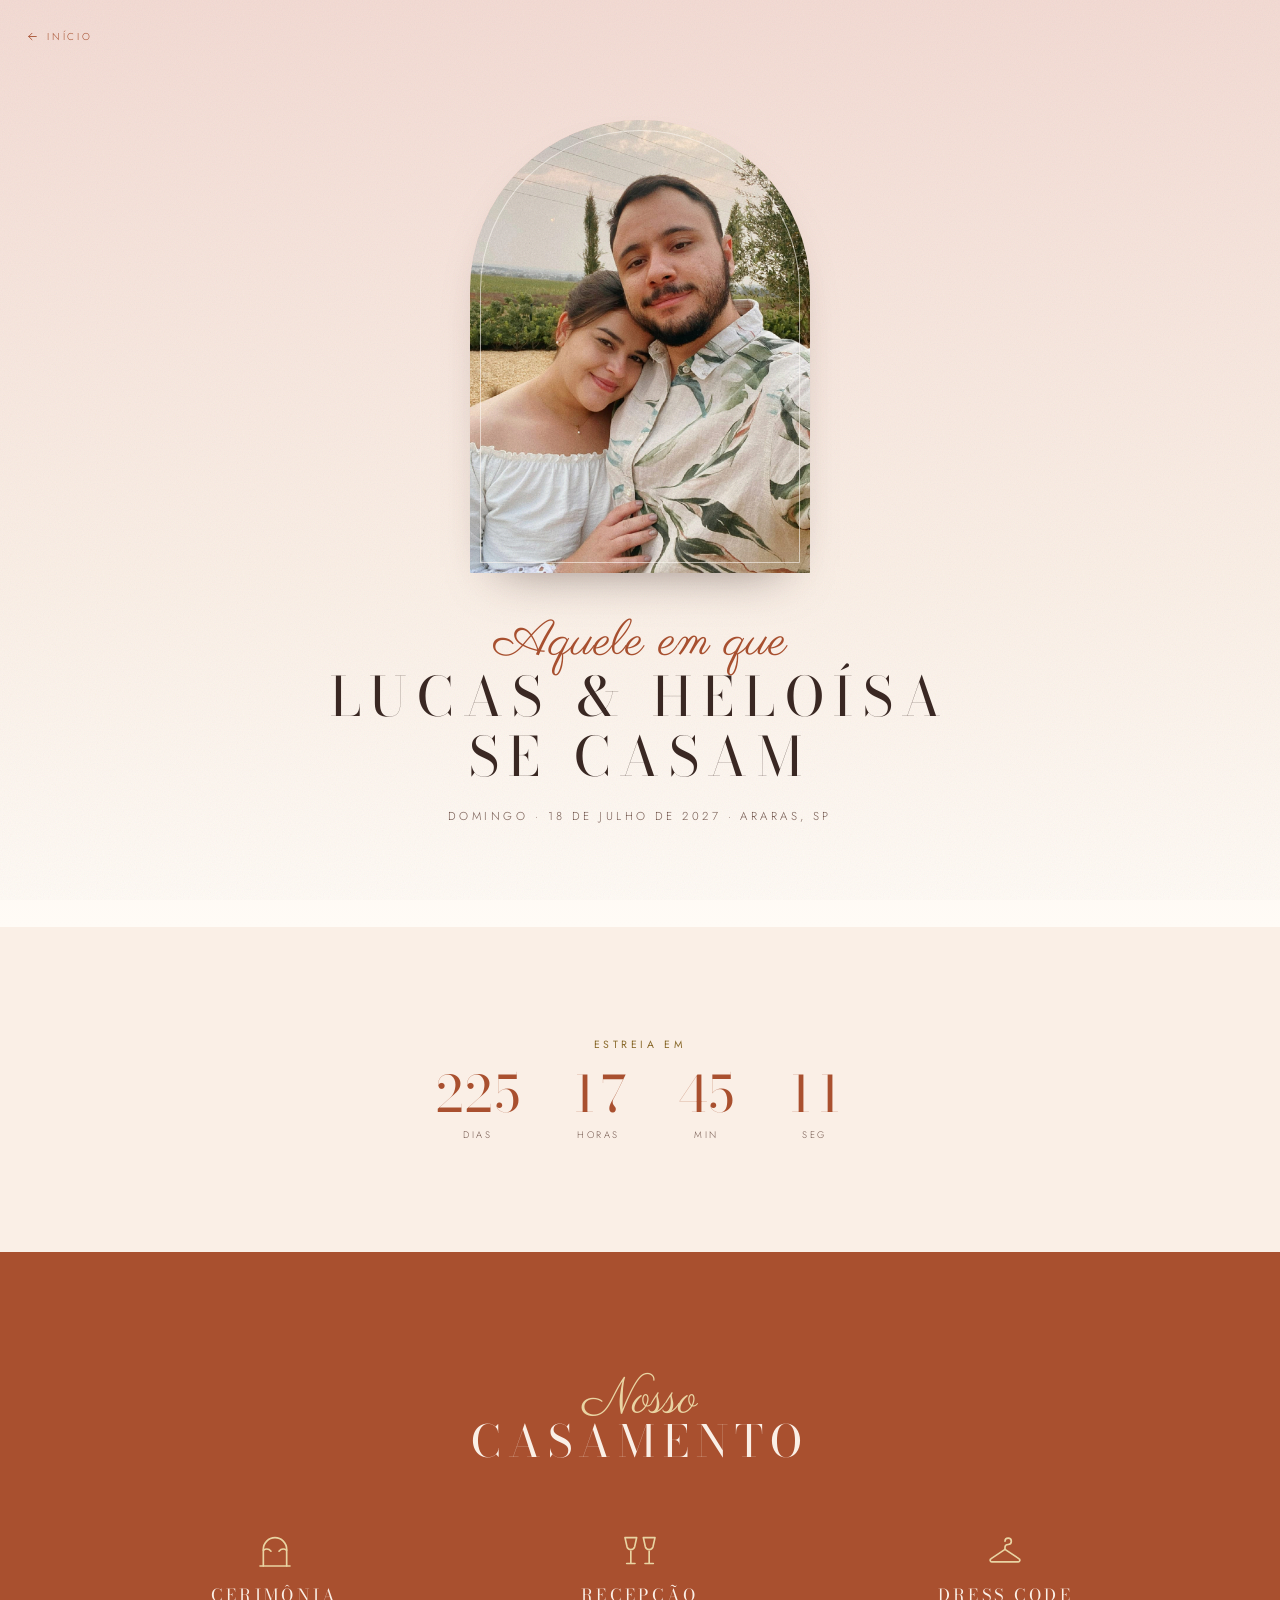
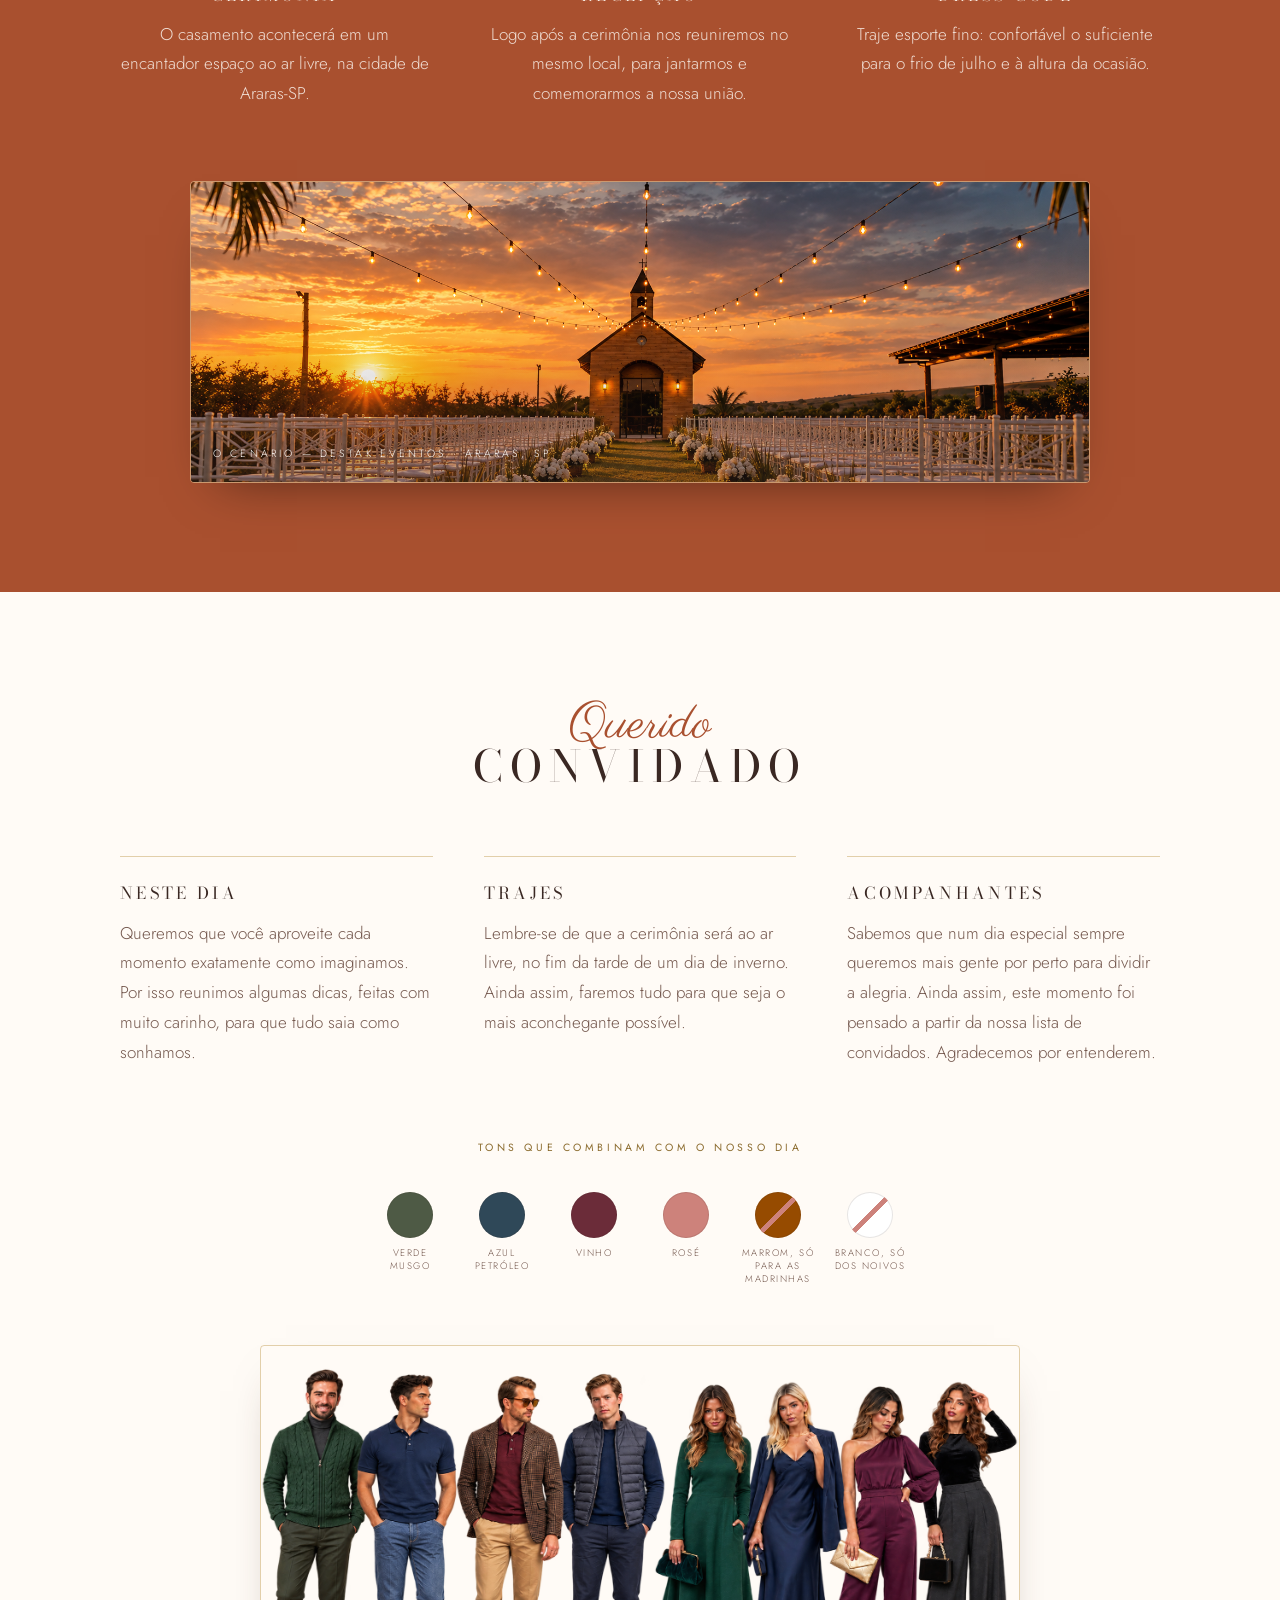
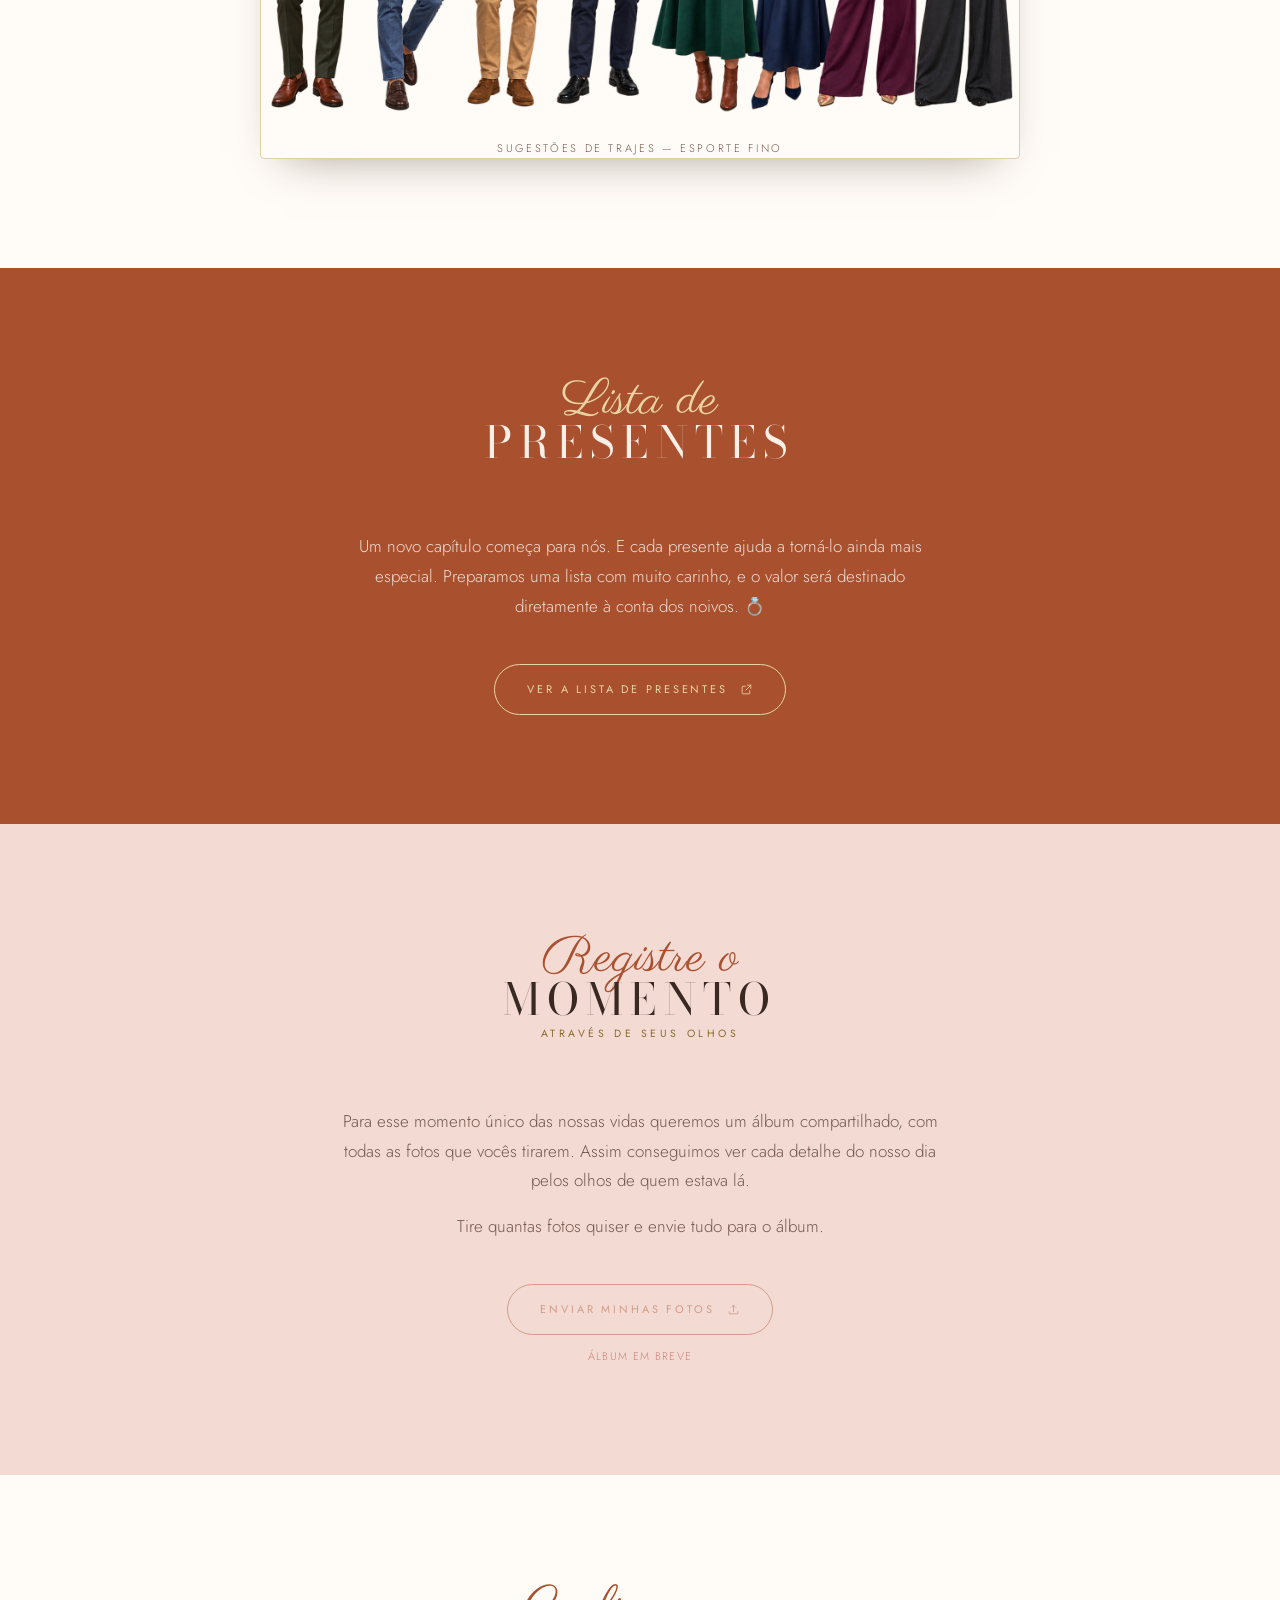
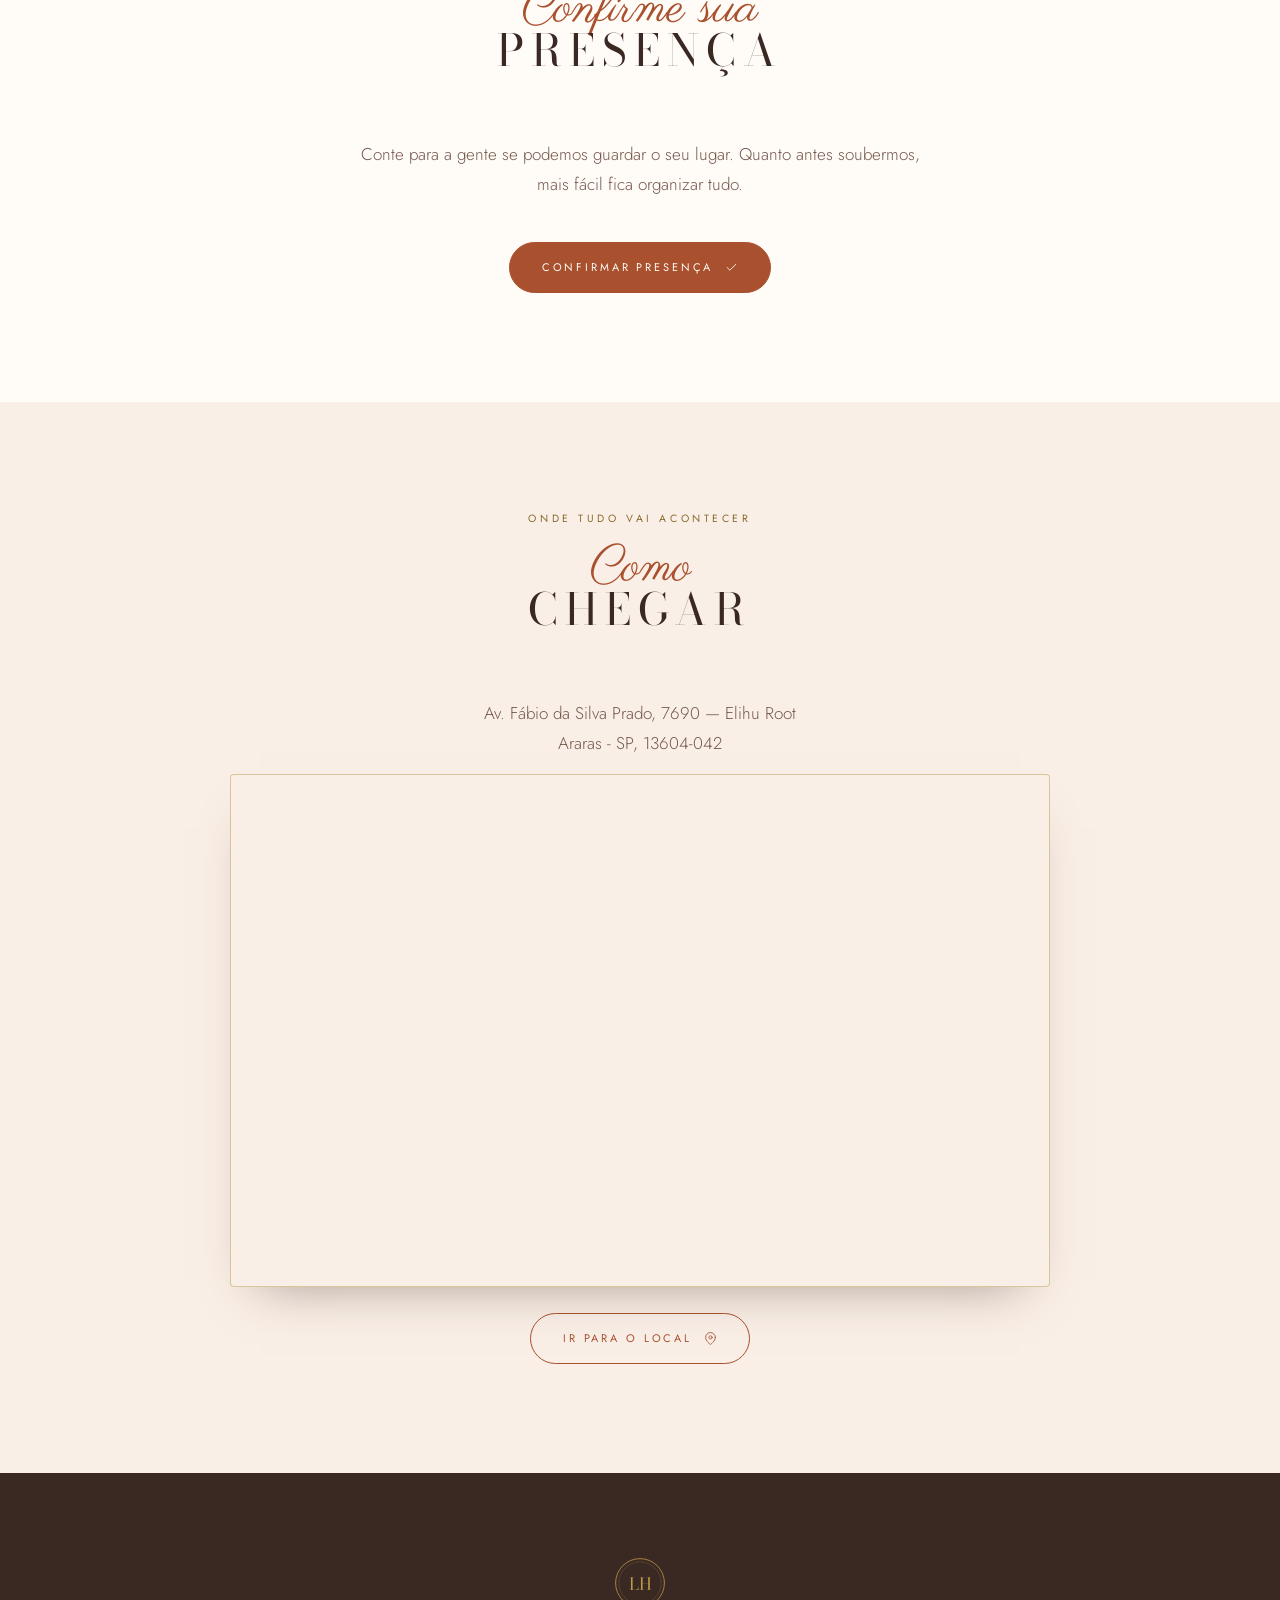
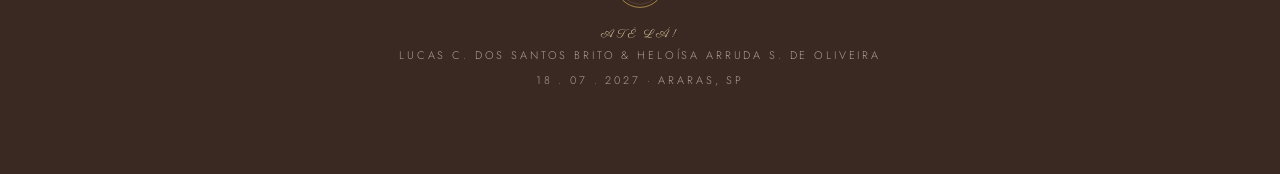
<file: convidados.html>
<!DOCTYPE html>
<html lang="pt-BR">
<head>
<meta charset="utf-8">
<meta name="viewport" content="width=device-width, initial-scale=1">
<title>Convite — Lucas &amp; Heloísa</title>
<meta name="description" content="Aquele em que Lucas e Heloísa se casam. 18 de julho de 2027, Araras-SP.">
<meta name="theme-color" content="#F3DBD4">

<link rel="icon" href="data:image/svg+xml,<svg xmlns='http://www.w3.org/2000/svg' viewBox='0 0 64 64'><circle cx='32' cy='32' r='30' fill='%23FFFBF6' stroke='%23BE9A4E' stroke-width='3'/><text x='32' y='42' text-anchor='middle' font-family='Georgia,serif' font-size='26' fill='%23A9502F'>LH</text></svg>">

<script>
/* =========================================================
   EDITE SOMENTE ESTE ARQUIVO.
   Tudo que muda de link ou de horário está aqui dentro.
   Deixe o texto entre aspas. Não apague as vírgulas.
   ========================================================= */

window.CONFIG = {

  /* ---- Links externos ---------------------------------- */

  // Site da lista de presentes
  presentes: "https://noivos.casar.com/heloisa-e-lucas-2027-07-18#/presentes",

  // Álbum compartilhado de fotos
  // >>> NO DIA DO EVENTO: cole o link do álbum aqui. <<<
  album: "",

  // Confirmação de presença dos convidados.
  rsvp: "https://noivos.casar.com/heloisa-e-lucas-2027-07-18#/rsvp",

  // Confirmação de presença dos padrinhos
  rsvpPadrinhos: "https://noivos.casar.com/heloisa-e-lucas-2027-07-18#/rsvp",

  // Grupo de WhatsApp dos padrinhos e madrinhas
  grupoPadrinhos: "",


  /* ---- Data e horários --------------------------------- */

  cerimonia: "2027-07-18T17:00:00-03:00",

  horaCerimonia: "17h",
  chegadaConvidados: "16h30",
  chegadaPadrinhos: "15h",
  horaFotos: "15h30",
  horaJantar: "19h",
  horaFesta: "21h",


  /* ---- Traje dos padrinhos e madrinhas ----------------- */

  trajePadrinhos: "Terno em tom grafite, camisa branca e gravata lisa.",
  trajeMadrinhas: "Vestido longo, tecido encorpado por causa do frio.",

  coresTraje: [
    { cor: "#4A4E4D", nome: "Grafite" },
    { cor: "#6B5B4A", nome: "Terra" },
    { cor: "#A9502F", nome: "Terracota" },
    { cor: "#CD827B", nome: "Rosé" }
  ]

};

</script>

<link rel="preconnect" href="https://fonts.googleapis.com">
<link rel="preconnect" href="https://fonts.gstatic.com" crossorigin>
<link href="https://fonts.googleapis.com/css2?family=Bodoni+Moda:opsz,wght@6..96,400;6..96,500&family=Jost:wght@300;400;500&family=Parisienne&display=swap" rel="stylesheet">
<style>
/* =========================================================
   Lucas & Heloísa — 18.07.2027
   ========================================================= */

:root {
  --papel: #FFFBF6;
  --papel-2: #FAEFE6;
  --blush: #F3DBD4;
  --rosa: #CD827B;
  --rosa-claro: #E9BDB6;
  --terracota: #A9502F;
  --terracota-2: #C57A54;
  --dourado: #BE9A4E;
  --dourado-2: #E9D4A3;
  --dourado-escuro: #8A6A2C;
  --tinta: #3A2823;
  --tinta-2: #75594F;

  --display: "Bodoni Moda", Georgia, "Times New Roman", serif;
  --script: "Parisienne", "Segoe Script", cursive;
  --corpo: "Jost", "Helvetica Neue", Arial, sans-serif;

  --envelope: 1040px;
  --raio: 2px;
}

*, *::before, *::after { box-sizing: border-box; }

html { scroll-behavior: smooth; }

body {
  margin: 0;
  background: var(--papel);
  color: var(--tinta);
  font-family: var(--corpo);
  font-weight: 300;
  font-size: clamp(15px, 0.6vw + 13px, 17px);
  line-height: 1.75;
  overflow-x: hidden;
  -webkit-font-smoothing: antialiased;
}

body::after {
  content: "";
  position: fixed;
  inset: 0;
  pointer-events: none;
  z-index: 60;
  opacity: .22;
  background-image: url("data:image/svg+xml;utf8,<svg xmlns='http://www.w3.org/2000/svg' width='140' height='140'><filter id='n'><feTurbulence type='fractalNoise' baseFrequency='.85' numOctaves='3'/></filter><rect width='140' height='140' filter='url(%23n)' opacity='.35'/></svg>");
  mix-blend-mode: multiply;
}

img { max-width: 100%; display: block; }
[hidden] { display: none !important; }
a { color: inherit; }

:focus-visible {
  outline: 2px solid var(--terracota);
  outline-offset: 4px;
  border-radius: var(--raio);
}

/* =========================================================
   Tipografia
   ========================================================= */

.script {
  font-family: var(--script);
  font-weight: 400;
  color: var(--terracota);
  font-size: clamp(28px, 4.4vw, 50px);
  line-height: 1;
  margin: 0;
}

.titulo {
  font-family: var(--display);
  font-weight: 400;
  text-transform: uppercase;
  letter-spacing: .16em;
  font-size: clamp(24px, 4.2vw, 44px);
  line-height: 1.16;
  margin: 0;
}

.titulo-menor {
  font-family: var(--display);
  font-weight: 400;
  text-transform: uppercase;
  letter-spacing: .2em;
  font-size: clamp(15px, 1.3vw, 18px);
  margin: 0 0 10px;
}

.rotulo {
  display: block;
  font-family: var(--corpo);
  text-transform: uppercase;
  letter-spacing: .34em;
  font-size: 10.5px;
  font-weight: 400;
  color: var(--dourado-escuro);
  margin: 0 0 14px;
}

.texto { margin: 0 0 16px; color: var(--tinta-2); }
.texto:last-child { margin-bottom: 0; }

.centro { text-align: center; }

.cartao-titulo { text-align: center; margin-bottom: clamp(36px, 5vw, 64px); }
.cartao-titulo .script { margin-bottom: -.18em; }

.fio {
  display: flex;
  align-items: center;
  justify-content: center;
  gap: 12px;
  margin: 22px auto;
  max-width: 220px;
  color: var(--dourado);
}
.fio::before, .fio::after {
  content: "";
  flex: 1;
  height: 1px;
  background: currentColor;
  opacity: .5;
}
.fio span { font-size: 8px; letter-spacing: .4em; }

/* =========================================================
   Estrutura
   ========================================================= */

.secao { padding: clamp(58px, 8.5vw, 112px) 22px; position: relative; }
.envelope { width: 100%; max-width: var(--envelope); margin-inline: auto; }

.secao-blush { background: var(--blush); }
.secao-creme { background: var(--papel-2); }

.secao-terra { background: var(--terracota); color: var(--papel-2); }
.secao-terra .script { color: var(--dourado-2); }
.secao-terra .rotulo { color: var(--dourado-2); }
.secao-terra .texto { color: rgba(255, 251, 246, .82); }
.secao-terra .fio { color: var(--dourado-2); }

/* =========================================================
   Convite — capa
   ========================================================= */

.capa {
  position: relative;
  padding: clamp(70px, 10vw, 120px) 22px clamp(52px, 7vw, 90px);
  text-align: center;
  background: linear-gradient(180deg, var(--blush) 0%, var(--papel-2) 62%, var(--papel) 100%);
}

.arco {
  width: min(340px, 74vw);
  margin: 0 auto clamp(28px, 4vw, 44px);
  aspect-ratio: 3 / 4;
  border-radius: 999px 999px 6px 6px;
  overflow: hidden;
  position: relative;
  background:
    linear-gradient(150deg, var(--rosa-claro), var(--papel-2) 55%, var(--dourado-2));
  box-shadow: 0 24px 50px -30px rgba(58, 40, 35, .6);
}
.arco::after {
  content: "";
  position: absolute;
  inset: 10px;
  border: 1px solid rgba(255, 251, 246, .6);
  border-radius: 999px 999px 4px 4px;
  pointer-events: none;
  z-index: 2;
}
.arco img { width: 100%; height: 100%; object-fit: cover; position: relative; z-index: 1; }

.arco-vazio {
  position: absolute;
  inset: 0;
  display: flex;
  align-items: center;
  justify-content: center;
  padding: 30px;
  text-align: center;
  font-size: 11px;
  letter-spacing: .22em;
  text-transform: uppercase;
  color: var(--terracota);
  opacity: .75;
}

.capa h1 {
  font-family: var(--display);
  font-weight: 400;
  text-transform: uppercase;
  letter-spacing: .18em;
  font-size: clamp(26px, 5.2vw, 54px);
  line-height: 1.1;
  margin: 0;
}

.capa-local {
  margin-top: 20px;
  font-size: 11.5px;
  letter-spacing: .3em;
  text-transform: uppercase;
  color: var(--tinta-2);
}

.voltar {
  position: absolute;
  top: 20px;
  left: 22px;
  z-index: 5;
  font-size: 10px;
  letter-spacing: .28em;
  text-transform: uppercase;
  text-decoration: none;
  color: var(--terracota);
  display: inline-flex;
  align-items: center;
  gap: 8px;
  padding: 8px 4px;
}
.voltar svg { width: 13px; height: 13px; }
.voltar:hover { color: var(--tinta); }

/* =========================================================
   Contagem
   ========================================================= */

.contagem {
  display: flex;
  justify-content: center;
  flex-wrap: wrap;
  gap: clamp(18px, 4vw, 46px);
  margin-top: 8px;
}

.contagem div { min-width: 62px; }

.contagem b {
  display: block;
  font-family: var(--display);
  font-weight: 400;
  font-size: clamp(30px, 5vw, 50px);
  line-height: 1;
  color: var(--terracota);
  font-variant-numeric: tabular-nums;
}

.contagem span {
  display: block;
  margin-top: 8px;
  font-size: 9.5px;
  letter-spacing: .28em;
  text-transform: uppercase;
  color: var(--tinta-2);
}

/* =========================================================
   Trio
   ========================================================= */

.trio {
  display: grid;
  grid-template-columns: repeat(auto-fit, minmax(220px, 1fr));
  gap: clamp(30px, 5vw, 56px);
  text-align: center;
}

.trio-item .icone { color: var(--dourado-2); margin-bottom: 16px; }
.trio-item .icone svg { width: 40px; height: 40px; margin: 0 auto; }

/* =========================================================
   Foto do local — faixa horizontal
   ========================================================= */

.local-faixa {
  margin: clamp(46px, 6vw, 72px) auto 0;
  max-width: 900px;
  position: relative;
  border-radius: 4px;
  overflow: hidden;
  border: 1px solid rgba(233, 212, 163, .55);
  box-shadow: 0 24px 50px -30px rgba(0, 0, 0, .55);
}
.local-faixa img {
  width: 100%;
  height: clamp(220px, 38vw, 300px);
  object-fit: cover;
  object-position: center;
  display: block;
}
.local-faixa::after {
  content: "";
  position: absolute;
  inset: 0;
  background: linear-gradient(180deg, transparent 55%, rgba(58, 40, 35, .35) 100%);
  pointer-events: none;
}
.local-legenda {
  position: absolute;
  bottom: 18px;
  left: 22px;
  right: 22px;
  z-index: 2;
  color: var(--papel);
  font-size: 10.5px;
  letter-spacing: .3em;
  text-transform: uppercase;
  text-align: left;
  text-shadow: 0 1px 6px rgba(0, 0, 0, .5);
}

/* =========================================================
   Blocos
   ========================================================= */

.blocos {
  display: grid;
  grid-template-columns: repeat(auto-fit, minmax(250px, 1fr));
  gap: clamp(28px, 4vw, 52px);
}

.bloco {
  padding-top: 22px;
  border-top: 1px solid rgba(190, 154, 78, .45);
}

/* paleta */
.paleta {
  display: flex;
  flex-wrap: wrap;
  justify-content: center;
  gap: 16px;
  margin-top: 34px;
}

.tom { text-align: center; width: 76px; }

.tom i {
  display: block;
  width: 46px;
  height: 46px;
  margin: 0 auto 9px;
  border-radius: 50%;
  box-shadow: inset 0 0 0 1px rgba(58, 40, 35, .12);
}

.tom span {
  font-size: 9.5px;
  letter-spacing: .16em;
  text-transform: uppercase;
  color: var(--tinta-2);
  line-height: 1.4;
  display: block;
}

.tom-proibido i { background: #fff; position: relative; }
.tom-proibido i::after {
  content: "";
  position: absolute;
  inset: 0;
  border-radius: 50%;
  background: linear-gradient(to bottom right, transparent 46%, var(--rosa) 46%, var(--rosa) 54%, transparent 54%);
}

/* trajes */
.trajes-foto {
  max-width: 760px;
  margin: clamp(38px, 5vw, 58px) auto 0;
  padding: 0;
  border-radius: 4px;
  overflow: hidden;
  box-shadow: 0 20px 44px -26px rgba(58, 40, 35, .5);
  border: 1px solid rgba(190, 154, 78, .45);
}
.trajes-foto img { width: 100%; height: auto; display: block; }
.trajes-legenda {
  margin-top: 14px;
  font-size: 11px;
  letter-spacing: .24em;
  text-transform: uppercase;
  color: var(--tinta-2);
  text-align: center;
}

/* =========================================================
   Botões
   ========================================================= */

.botao {
  display: inline-flex;
  align-items: center;
  gap: 12px;
  margin-top: 26px;
  padding: 15px 32px;
  border: 1px solid var(--terracota);
  border-radius: 999px;
  background: transparent;
  color: var(--terracota);
  font-family: var(--corpo);
  font-size: 11px;
  font-weight: 400;
  letter-spacing: .26em;
  text-transform: uppercase;
  text-decoration: none;
  cursor: pointer;
  transition: background .35s ease, color .35s ease, transform .35s ease;
}
.botao:hover { background: var(--terracota); color: var(--papel); transform: translateY(-2px); }
.botao svg { width: 13px; height: 13px; }

.botao-claro { border-color: var(--dourado-2); color: var(--dourado-2); }
.botao-claro:hover { background: var(--dourado-2); color: var(--terracota); }

.botao-cheio { background: var(--terracota); color: var(--papel); }
.botao-cheio:hover { background: var(--tinta); border-color: var(--tinta); }

.link-pendente {
  opacity: .45;
  pointer-events: none;
  cursor: default;
}
.aviso-pendente {
  display: block;
  margin-top: 12px;
  font-size: 11px;
  letter-spacing: .12em;
  text-transform: uppercase;
  color: var(--rosa);
}

/* =========================================================
   Mapa do local — CORRIGIDO
   ========================================================= */

.mapa-wrap {
  max-width: 820px;
  margin: 0 auto;
  border-radius: 4px;
  overflow: hidden;
  border: 1px solid rgba(190, 154, 78, .5);
  box-shadow: 0 24px 50px -30px rgba(58, 40, 35, .5);
  background: var(--papel-2);
  position: relative;
  /* aspect ratio garante altura mesmo antes do iframe carregar */
  aspect-ratio: 16 / 10;
  width: 100%;
}
.mapa-wrap iframe {
  position: absolute;
  inset: 0;
  width: 100%;
  height: 100%;
  border: 0;
  display: block;
}

/* =========================================================
   Rodapé
   ========================================================= */

.rodape {
  background: var(--tinta);
  color: var(--papel-2);
  text-align: center;
  padding: clamp(54px, 7vw, 84px) 22px;
}

.rodape .monograma {
  color: var(--dourado);
  width: 52px;
  height: 52px;
  max-width: 52px;
  max-height: 52px;
  margin: 0 auto 20px;
  display: block;
}

.rodape .script { color: var(--dourado-2); }

.rodape p {
  margin: 6px 0 0;
  font-size: 11px;
  letter-spacing: .26em;
  text-transform: uppercase;
  color: rgba(250, 239, 230, .6);
}
/* =========================================================
   Revelação
   ========================================================= */

.revela {
  opacity: 0;
  transform: translateY(20px);
  transition: opacity .9s ease, transform .9s cubic-bezier(.2, .8, .3, 1);
}
.revela.visivel { opacity: 1; transform: none; }

@media (prefers-reduced-motion: reduce) {
  html { scroll-behavior: auto; }
  .revela { opacity: 1; transform: none; transition: none; }
  *, *::before, *::after { animation-duration: .001ms !important; animation-iteration-count: 1 !important; }
}

/* =========================================================
   Telas pequenas
   ========================================================= */

@media (max-width: 720px) {
  .voltar { position: static; display: inline-flex; margin-bottom: 26px; }
  .capa { padding-top: 26px; }
  .local-legenda { font-size: 9.5px; bottom: 14px; left: 16px; right: 16px; }
  .mapa-wrap { aspect-ratio: 4 / 5; }
}
</style>
</head>

<body>

<!-- ===== capa ===== -->
<header class="capa">

  <a class="voltar" href="index.html">
    <svg viewBox="0 0 24 24" fill="none" stroke="currentColor" stroke-width="1.6" stroke-linecap="round" stroke-linejoin="round" aria-hidden="true"><path d="M19 12H5M11 18l-6-6 6-6"/></svg>
    Início
  </a>

  <div class="arco">
    <span class="arco-vazio">Coloque a foto do casal em<br>capa.jpeg</span>
    <img src="capa.jpeg" alt="Lucas e Heloísa" onerror="this.remove()">
  </div>

  <p class="script">Aquele em que</p>
  <h1>Lucas &amp; Heloísa<br>se casam</h1>
  <p class="capa-local">Domingo &middot; 18 de julho de 2027 &middot; Araras, SP</p>

</header>

<!-- ===== contagem ===== -->
<section class="secao secao-creme">
  <div class="envelope centro revela">
    <span class="rotulo">Estreia em</span>
    <div class="contagem" data-contagem>
      <div><b data-campo="dias">—</b><span>dias</span></div>
      <div><b data-campo="horas">—</b><span>horas</span></div>
      <div><b data-campo="minutos">—</b><span>min</span></div>
      <div><b data-campo="segundos">—</b><span>seg</span></div>
    </div>
  </div>
</section>

<!-- ===== nosso casamento ===== -->
<section class="secao secao-terra">
  <div class="envelope">

    <div class="cartao-titulo revela">
      <span class="rotulo"></span>
      <p class="script">Nosso</p>
      <h2 class="titulo">Casamento</h2>
    </div>

    <div class="trio">

      <div class="trio-item revela">
        <span class="icone" aria-hidden="true">
          <svg viewBox="0 0 24 24" fill="none" stroke="currentColor" stroke-width="1" stroke-linecap="round" stroke-linejoin="round">
            <path d="M5 21V11a7 7 0 0 1 14 0v10"/><path d="M3 21h18"/>
            <path d="M5 11.5c2-1.2 3.6-.6 4.6.6M19 11.5c-2-1.2-3.6-.6-4.6.6"/>
          </svg>
        </span>
        <h3 class="titulo-menor">Cerimônia</h3>
        <p class="texto">O casamento acontecerá em um encantador espaço ao ar livre, na cidade de Araras-SP.</p>
      </div>

      <div class="trio-item revela">
        <span class="icone" aria-hidden="true">
          <svg viewBox="0 0 24 24" fill="none" stroke="currentColor" stroke-width="1" stroke-linecap="round" stroke-linejoin="round">
            <path d="M3 4h7l-1.2 5.4a2.4 2.4 0 0 1-4.6 0L3 4z"/><path d="M6.5 12v7M4 19.5h5"/>
            <path d="M14 4h7l-1.2 5.4a2.4 2.4 0 0 1-4.6 0L14 4z"/><path d="M17.5 12v7M15 19.5h5"/>
          </svg>
        </span>
        <h3 class="titulo-menor">Recepção</h3>
        <p class="texto">Logo após a cerimônia nos reuniremos no mesmo local, para jantarmos e comemorarmos a nossa união.</p>
      </div>

      <div class="trio-item revela">
        <span class="icone" aria-hidden="true">
          <svg viewBox="0 0 24 24" fill="none" stroke="currentColor" stroke-width="1" stroke-linecap="round" stroke-linejoin="round">
            <path d="M12 6.2a1.9 1.9 0 1 1 1.9 1.9c-1.05 0-1.9.7-1.9 1.7v1.1"/>
            <path d="M12 11 3.7 16.6a1 1 0 0 0 .56 1.9h15.48a1 1 0 0 0 .56-1.9L12 11z"/>
          </svg>
        </span>
        <h3 class="titulo-menor">Dress code</h3>
        <p class="texto">Traje esporte fino: confortável o suficiente para o frio de julho e à altura da ocasião.</p>
      </div>

    </div>

    <figure class="local-faixa revela">
      <img src="local.jpeg" alt="Local do casamento — capela ao ar livre" loading="lazy">
      <figcaption class="local-legenda">O cenário — Destak Eventos &middot; Araras, SP</figcaption>
    </figure>

  </div>
</section>

<!-- ===== querido convidado ===== -->
<section class="secao">
  <div class="envelope">

    <div class="cartao-titulo revela">
      <p class="script">Querido</p>
      <h2 class="titulo">Convidado</h2>
    </div>

    <div class="blocos">

      <div class="bloco revela">
        <h3 class="titulo-menor">Neste dia</h3>
        <p class="texto">Queremos que você aproveite cada momento exatamente como imaginamos. Por isso reunimos algumas dicas, feitas com muito carinho, para que tudo saia como sonhamos.</p>
      </div>

      <div class="bloco revela">
        <h3 class="titulo-menor">Trajes</h3>
        <p class="texto">Lembre-se de que a cerimônia será ao ar livre, no fim da tarde de um dia de inverno. Ainda assim, faremos tudo para que seja o mais aconchegante possível.</p>
      </div>

      <div class="bloco revela">
        <h3 class="titulo-menor">Acompanhantes</h3>
        <p class="texto">Sabemos que num dia especial sempre queremos mais gente por perto para dividir a alegria. Ainda assim, este momento foi pensado a partir da nossa lista de convidados. Agradecemos por entenderem.</p>
      </div>

    </div>

    <div class="centro revela" style="margin-top:clamp(44px,6vw,72px)">
      <span class="rotulo">Tons que combinam com o nosso dia</span>
      <div class="paleta">
        <div class="tom"><i style="background:#4E5A45"></i><span>Verde musgo</span></div>
        <div class="tom"><i style="background:#2F4858"></i><span>Azul petróleo</span></div>
        <div class="tom"><i style="background:#6B2C39"></i><span>Vinho</span></div>
        <div class="tom"><i style="background:#CD827B"></i><span>Rosé</span></div>
        <div class="tom tom-proibido"><i style="background:#964B00"></i><span>Marrom, só para as madrinhas</span></div>
        <div class="tom tom-proibido"><i></i><span>Branco, só dos noivos</span></div>
      </div>
    </div>

    <figure class="trajes-foto revela">
      <img src="trajes.png" alt="Sugestões de trajes para os convidados" loading="lazy">
      <figcaption class="trajes-legenda">Sugestões de trajes — esporte fino</figcaption>
    </figure>

  </div>
</section>

<!-- ===== presentes (agora antes do álbum) ===== -->
<section class="secao secao-terra">
  <div class="envelope centro">

    <div class="cartao-titulo revela">
      <p class="script">Lista de</p>
      <h2 class="titulo">Presentes</h2>
    </div>

    <div class="revela" style="max-width:600px;margin-inline:auto">
      <p class="texto">Um novo capítulo começa para nós. E cada presente ajuda a torná-lo ainda mais especial. Preparamos uma lista com muito carinho, e o valor será destinado diretamente à conta dos noivos. 💍</p>
      <a class="botao botao-claro" data-link="presentes">
        Ver a lista de presentes
        <svg viewBox="0 0 24 24" fill="none" stroke="currentColor" stroke-width="1.6" stroke-linecap="round" stroke-linejoin="round" aria-hidden="true"><path d="M14 4h6v6M20 4l-9 9M18 14v5a1 1 0 0 1-1 1H5a1 1 0 0 1-1-1V7a1 1 0 0 1 1-1h5"/></svg>
      </a>
      <span class="aviso-pendente" hidden>Lista em breve</span>
    </div>

  </div>
</section>

<!-- ===== álbum ===== -->
<section class="secao secao-blush">
  <div class="envelope centro">

    <div class="cartao-titulo revela">
      <p class="script">Registre o</p>
      <h2 class="titulo">Momento</h2>
       <span class="rotulo">Através de seus olhos</span>
    </div>

    <div class="revela" style="max-width:620px;margin-inline:auto">
      <p class="texto">Para esse momento único das nossas vidas queremos um álbum compartilhado, com todas as fotos que vocês tirarem. Assim conseguimos ver cada detalhe do nosso dia pelos olhos de quem estava lá.</p>
      <p class="texto">Tire quantas fotos quiser e envie tudo para o álbum.</p>
      <a class="botao" data-link="album">
        Enviar minhas fotos
        <svg viewBox="0 0 24 24" fill="none" stroke="currentColor" stroke-width="1.6" stroke-linecap="round" stroke-linejoin="round" aria-hidden="true"><path d="M12 16V4M8 8l4-4 4 4M4 16v3a1 1 0 0 0 1 1h14a1 1 0 0 0 1-1v-3"/></svg>
      </a>
      <span class="aviso-pendente" hidden>Álbum em breve</span>
    </div>

  </div>
</section>

<!-- ===== confirmação ===== -->
<section class="secao">
  <div class="envelope centro">

    <div class="cartao-titulo revela">
      <p class="script">Confirme sua</p>
      <h2 class="titulo">Presença</h2>
    </div>

    <div class="revela" style="max-width:560px;margin-inline:auto">
      <p class="texto">Conte para a gente se podemos guardar o seu lugar. Quanto antes soubermos, mais fácil fica organizar tudo.</p>
      <a class="botao botao-cheio" data-link="rsvp">
        Confirmar presença
        <svg viewBox="0 0 24 24" fill="none" stroke="currentColor" stroke-width="1.6" stroke-linecap="round" stroke-linejoin="round" aria-hidden="true"><path d="M20 6 9 17l-5-5"/></svg>
      </a>
      <span class="aviso-pendente" hidden>Confirmação aberta em breve</span>
    </div>

  </div>
</section>

<!-- ===== local / mapa ===== -->
<section class="secao secao-creme">
  <div class="envelope centro">

    <div class="cartao-titulo revela">
      <span class="rotulo">Onde tudo vai acontecer</span>
      <p class="script">Como</p>
      <h2 class="titulo">Chegar</h2>
    </div>

    <p class="texto revela" style="max-width:620px;margin-inline:auto">
      Av. Fábio da Silva Prado, 7690 — Elihu Root<br>
      Araras - SP, 13604-042
    </p>

    <div class="mapa-wrap revela">
      <iframe
        src="https://www.google.com/maps/embed?pb=!1m18!1m12!1m3!1d962.4653475211629!2d-47.33262015516464!3d-22.308203638314122!2m3!1f0!2f0!3f0!3m2!1i1024!2i768!4f13.1!3m3!1m2!1s0x94c871945e191267%3A0x70345d341f4f757b!2sDestak%20Eventos!5e1!3m2!1spt-BR!2sbr!4v1789308392330!5m2!1spt-BR!2sbr"
        allowfullscreen=""
        loading="lazy"
        referrerpolicy="strict-origin-when-cross-origin"
        title="Mapa do local do casamento">
      </iframe>
    </div>

    <a class="botao revela"
       href="https://www.google.com/maps?rlz=1C5GCEM_enBR1119BR1119&gs_lcrp=EgZjaHJvbWUyCggAEEUYFhgeGDkyDQgBEC4YrwEYxwEYgAQyDQgCEC4YrwEYxwEYgAQyBwgDEAAYgAQyBwgEEAAYgAQyCAgFEAAYFhgeMggIBhAAGBYYHjIICAcQABgWGB4yCggIEAAYChgWGB7SAQgzNzc3ajBqN6gCCLACAfEFKRstiHycfZc&um=1&ie=UTF-8&fb=1&gl=br&sa=X&geocode=KWcSGV6UcciUMXt1Tx80XTRw&daddr=Av.+F%C3%A1bio+da+Silva+Prado,+7690+-+Elihu+Root,+Araras+-+SP,+13604-042"
       target="_blank" rel="noopener">
      Ir para o local
      <svg viewBox="0 0 24 24" fill="none" stroke="currentColor" stroke-width="1.6" stroke-linecap="round" stroke-linejoin="round" aria-hidden="true">
        <path d="M21 10c0 7-9 13-9 13s-9-6-9-13a9 9 0 0 1 18 0z"/>
        <circle cx="12" cy="10" r="3"/>
      </svg>
    </a>

  </div>
</section>

<!-- ===== rodapé ===== -->
<footer class="rodape">
  <svg class="monograma" viewBox="0 0 64 64" aria-hidden="true">
    <circle cx="32" cy="32" r="30" fill="none" stroke="currentColor" stroke-width="1"/>
    <circle cx="32" cy="32" r="26" fill="none" stroke="currentColor" stroke-width=".5" opacity=".55"/>
    <text x="32" y="40" text-anchor="middle" font-family="Bodoni Moda, Georgia, serif" font-size="21" fill="currentColor">LH</text>
  </svg>
  <p class="script">Até lá!</p>
  <p>Lucas C. dos Santos Brito &amp; Heloísa Arruda S. de Oliveira</p>
  <p>18 . 07 . 2027 &middot; Araras, SP</p>
</footer>

<script>
(function () {
  "use strict";

  var C = window.CONFIG || {};
  var semMovimento = window.matchMedia("(prefers-reduced-motion: reduce)").matches;

  /* ---- 1. Links do config ---- */
  document.querySelectorAll("[data-link]").forEach(function (el) {
    var chave = el.dataset.link;
    var destino = (C[chave] || "").trim();

    if (destino) {
      el.setAttribute("href", destino);
      if (/^https?:/i.test(destino)) {
        el.setAttribute("target", "_blank");
        el.setAttribute("rel", "noopener");
      }
      if (chave === "album" && el.dataset.albumBloqueado === "1") {
        el.classList.remove("quadro-bloqueado");
        el.removeAttribute("data-album-bloqueado");
        el.removeAttribute("aria-disabled");
      }
      return;
    }

    el.removeAttribute("href");
    el.classList.add("link-pendente");
    el.setAttribute("aria-disabled", "true");

    var aviso = el.querySelector(".aviso-pendente") ||
      (el.parentElement && el.parentElement.querySelector(".aviso-pendente"));
    if (aviso) aviso.hidden = false;
  });

  /* ---- 2. Contagem regressiva ---- */
  var relogio = document.querySelector("[data-contagem]");
  if (relogio) {
    var alvo = new Date(C.cerimonia || "2027-07-18T17:00:00-03:00").getTime();

    var campos = {
      dias: relogio.querySelector('[data-campo="dias"]'),
      horas: relogio.querySelector('[data-campo="horas"]'),
      minutos: relogio.querySelector('[data-campo="minutos"]'),
      segundos: relogio.querySelector('[data-campo="segundos"]')
    };

    var atualiza = function () {
      var falta = alvo - Date.now();
      if (falta <= 0) {
        relogio.innerHTML = '<p class="script" style="color:var(--terracota)">É hoje!</p>';
        clearInterval(tique);
        return;
      }
      var s = Math.floor(falta / 1000);
      var pad = function (n) { return String(n).padStart(2, "0"); };
      campos.dias.textContent = Math.floor(s / 86400);
      campos.horas.textContent = pad(Math.floor(s / 3600) % 24);
      campos.minutos.textContent = pad(Math.floor(s / 60) % 60);
      campos.segundos.textContent = pad(s % 60);
    };

    atualiza();
    var tique = setInterval(atualiza, 1000);
  }

  /* ---- 3. Revelação no scroll ---- */
  var alvos = document.querySelectorAll(".revela");

  if (semMovimento || !("IntersectionObserver" in window)) {
    alvos.forEach(function (el) { el.classList.add("visivel"); });
  } else {
    var observador = new IntersectionObserver(function (entradas) {
      entradas.forEach(function (e) {
        if (e.isIntersecting) {
          e.target.classList.add("visivel");
          observador.unobserve(e.target);
        }
      });
    }, { threshold: 0.12, rootMargin: "0px 0px -8% 0px" });

    alvos.forEach(function (el, i) {
      el.style.transitionDelay = (i % 4) * 90 + "ms";
      observador.observe(el);
    });
  }
})();
</script>
</body>
</html>
</file>
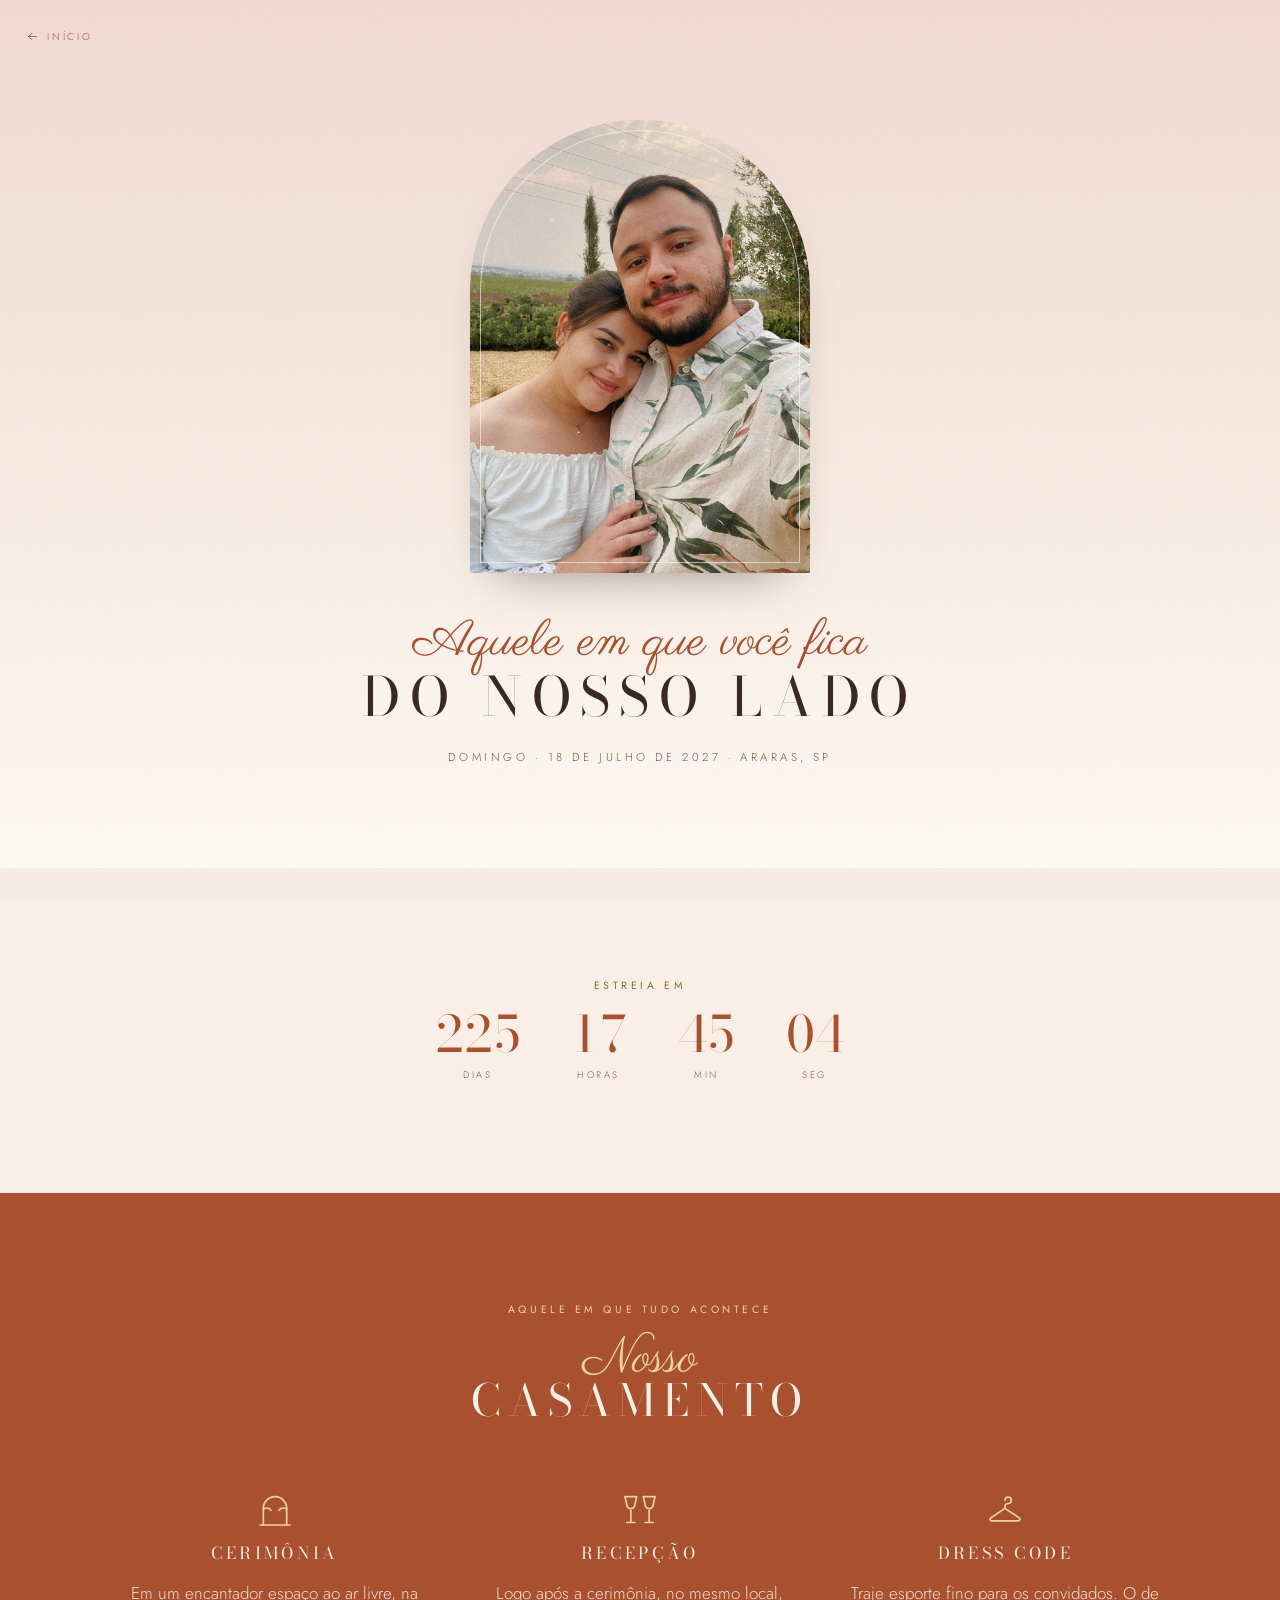
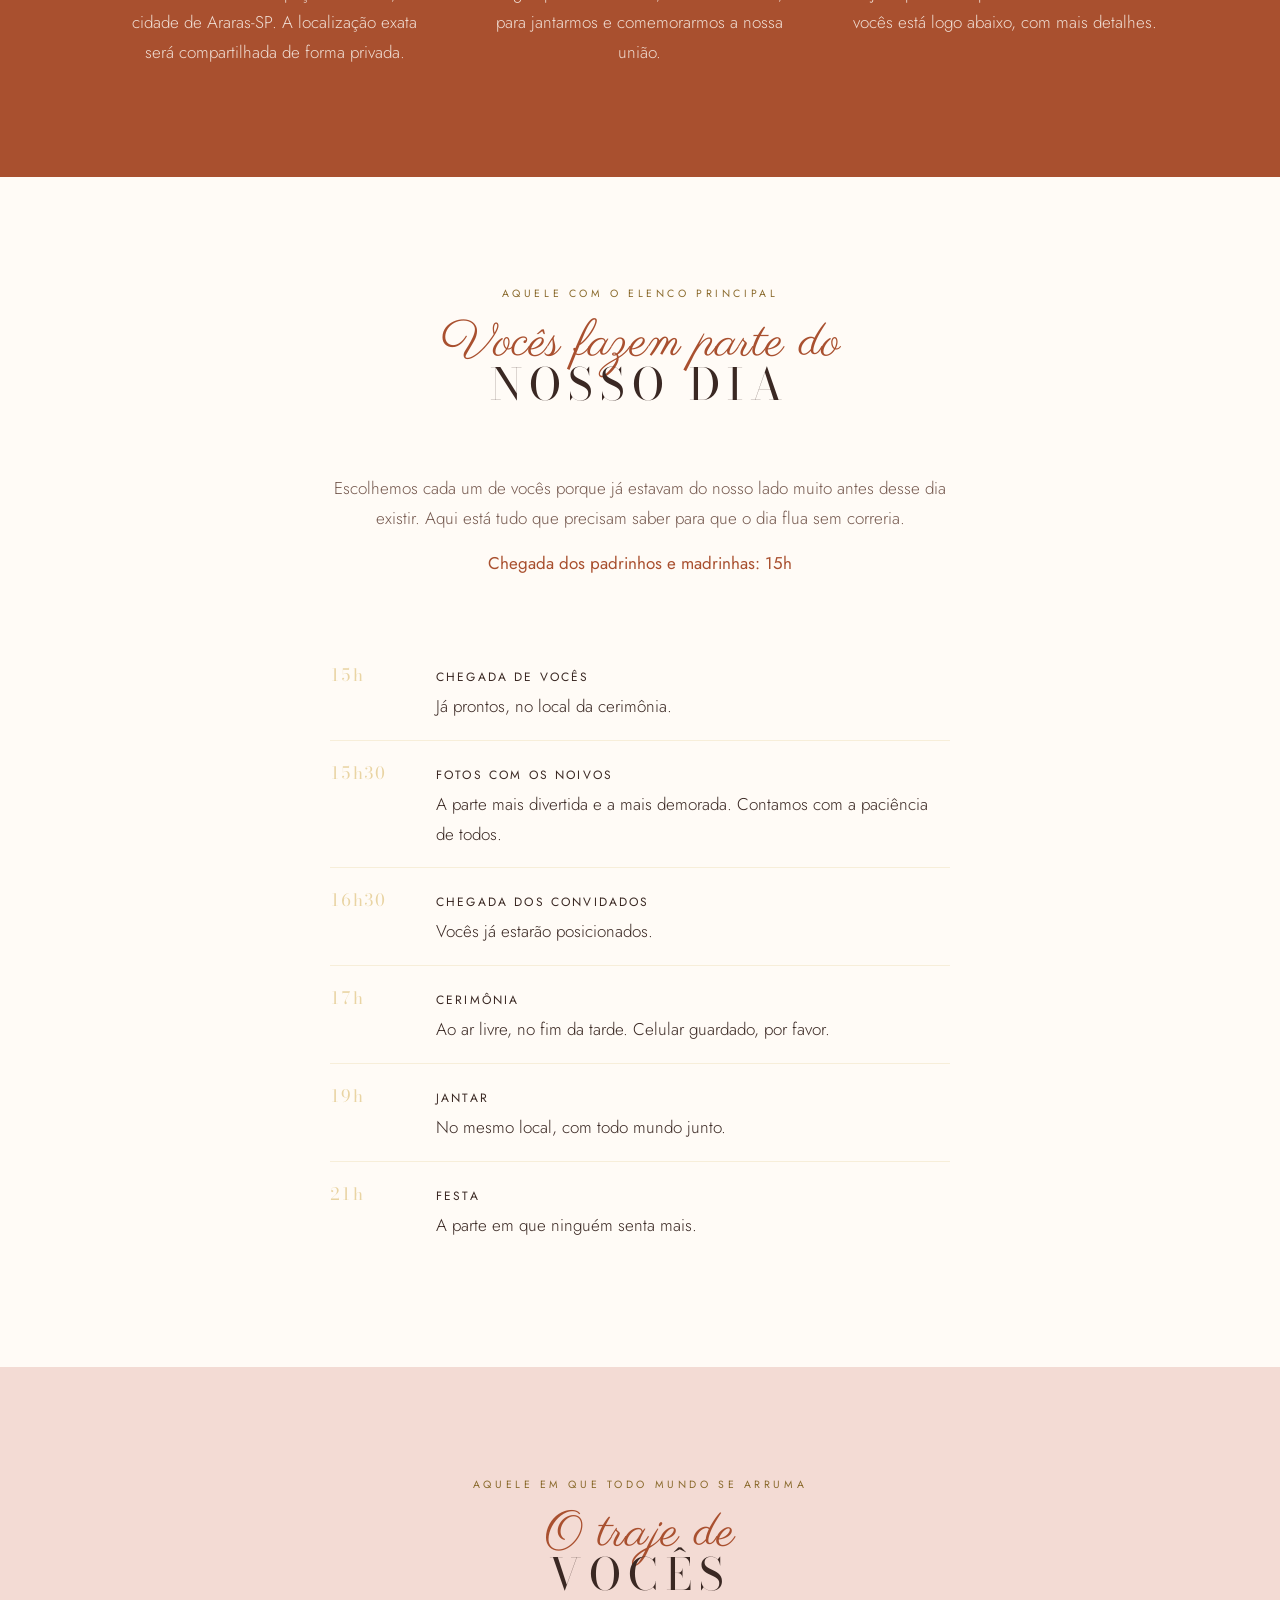
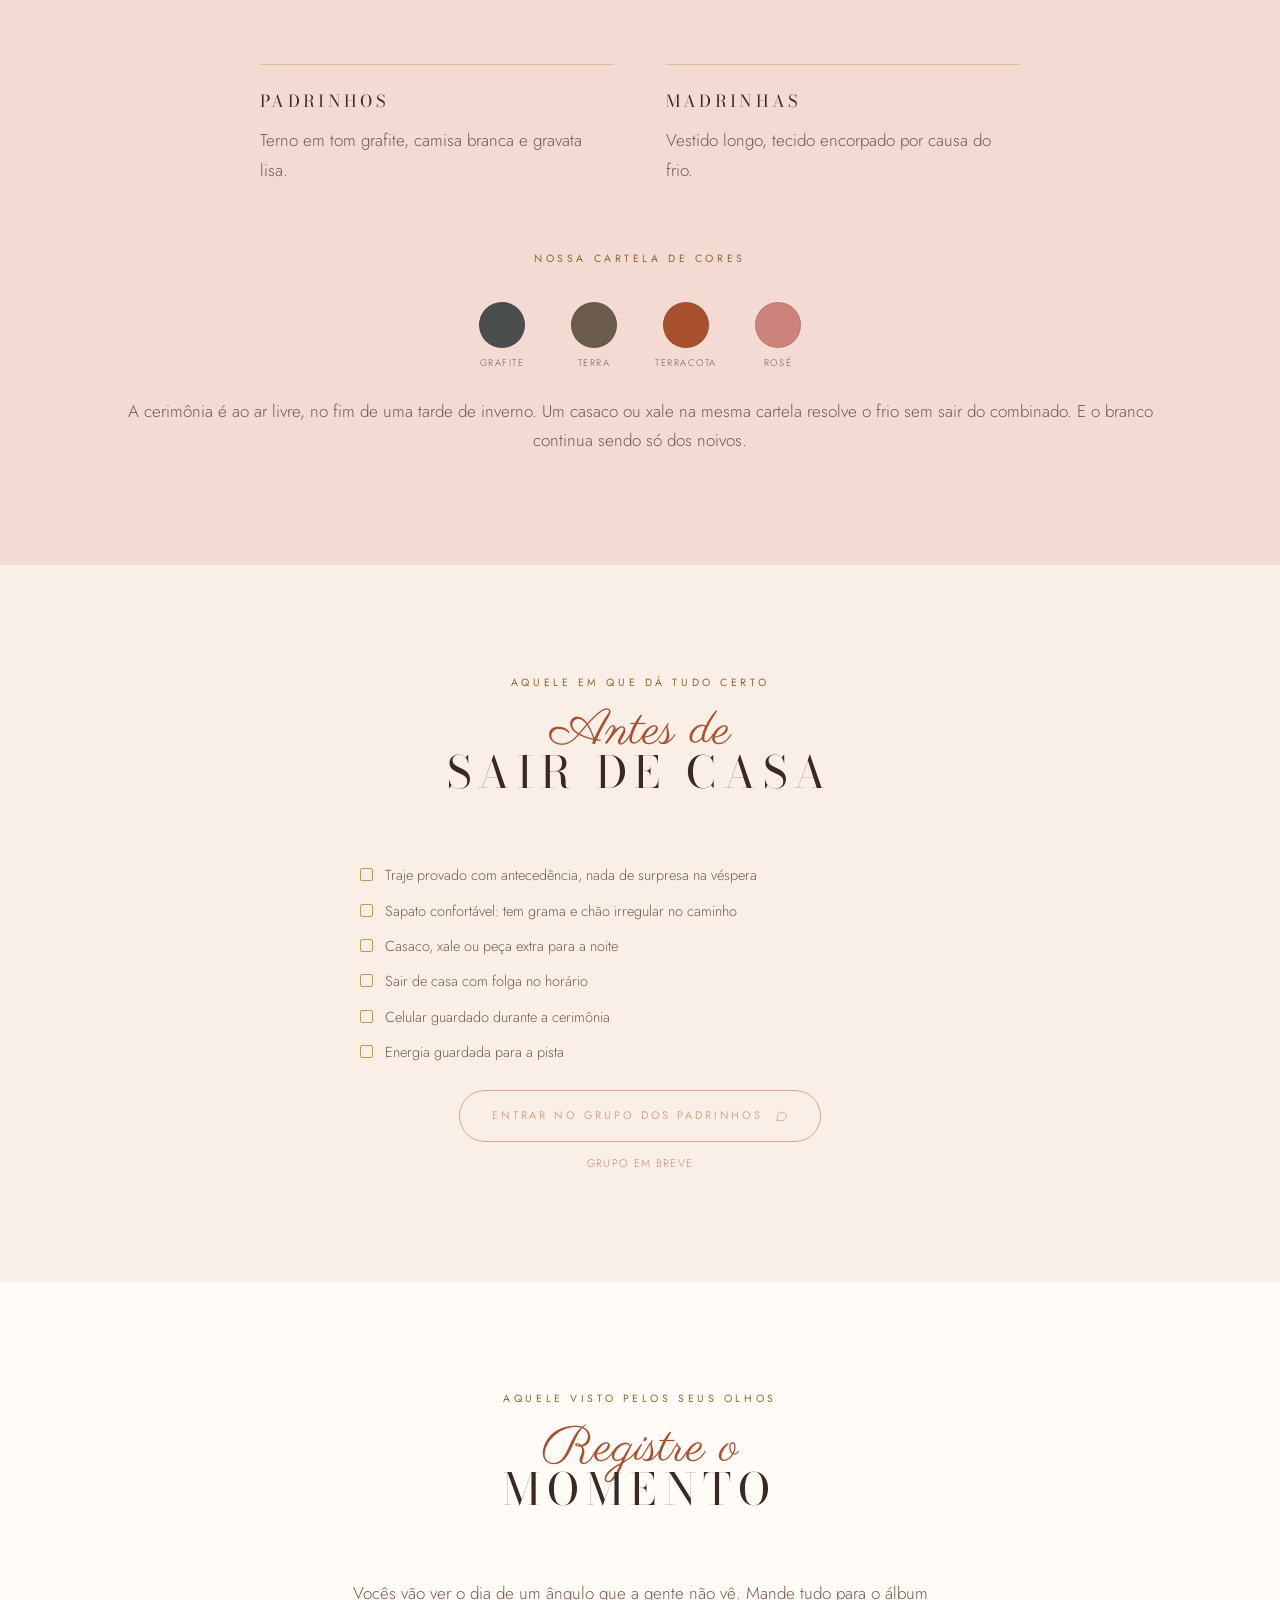
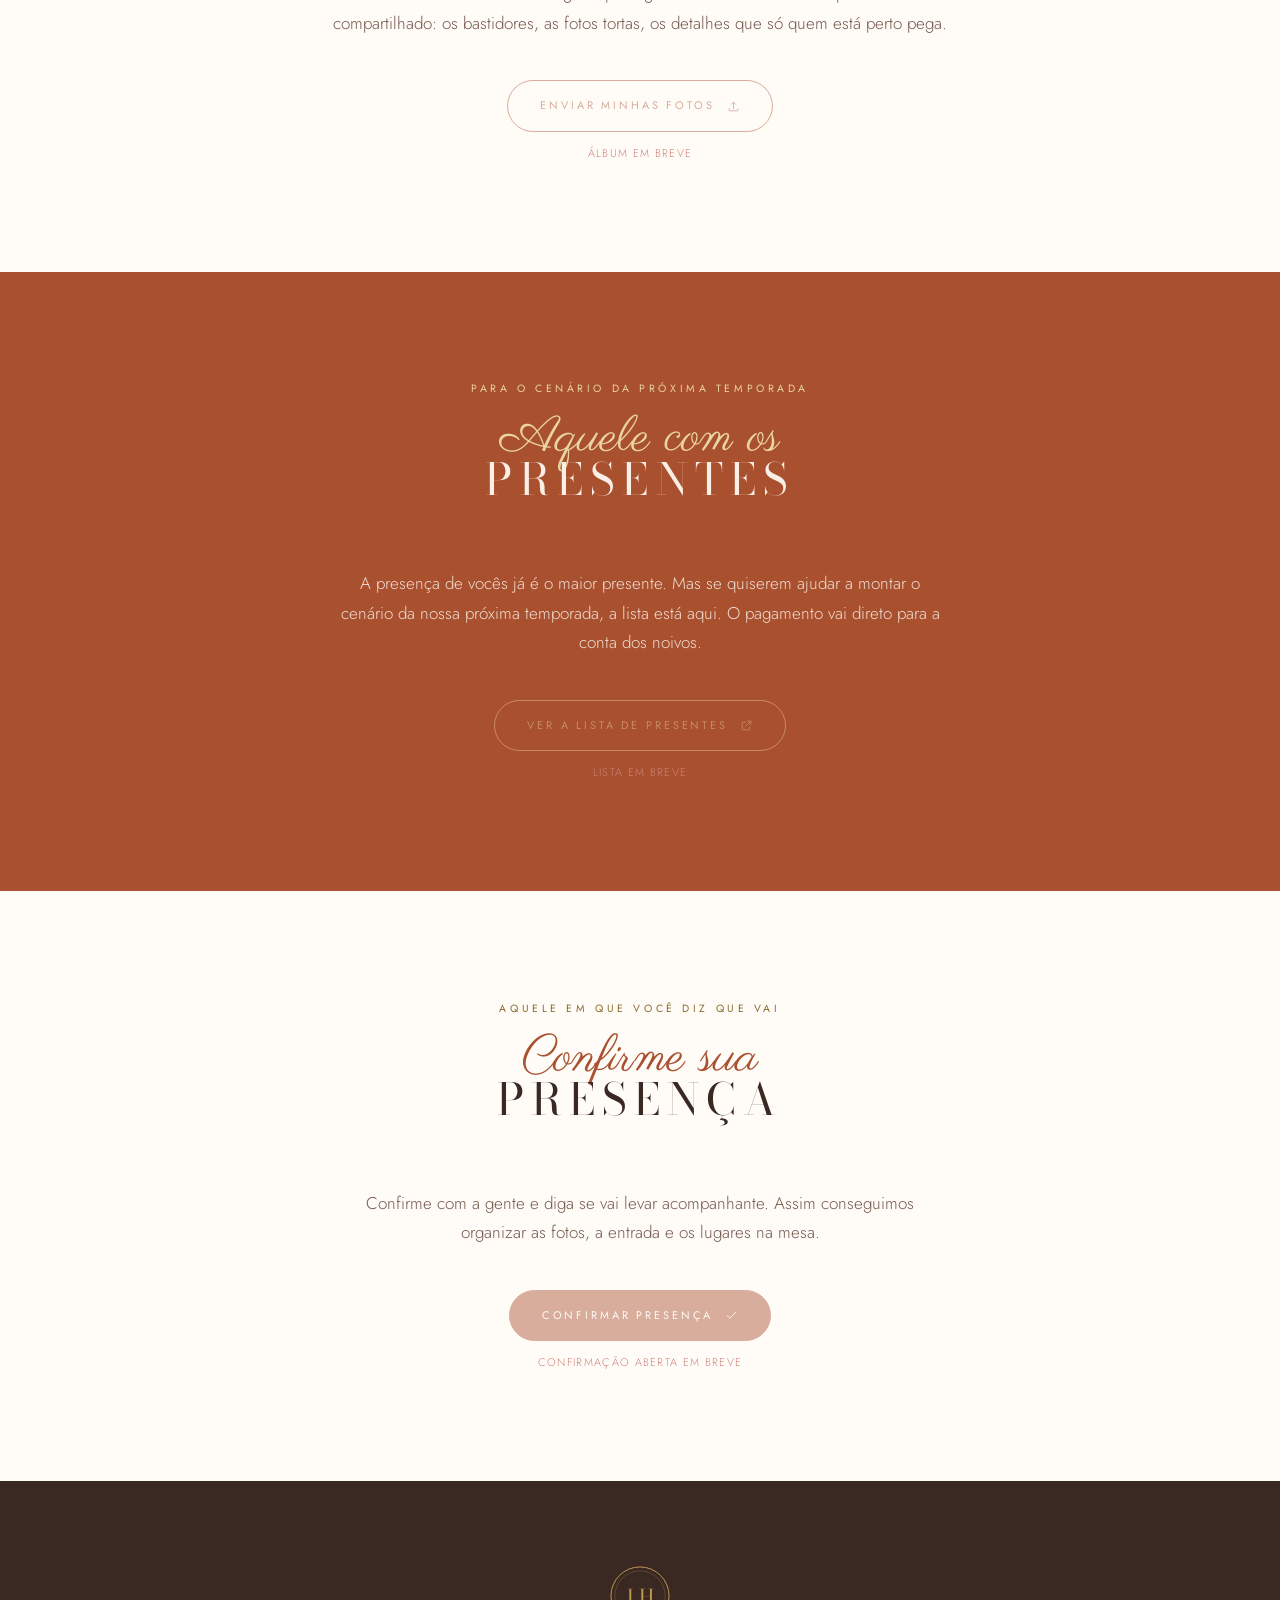
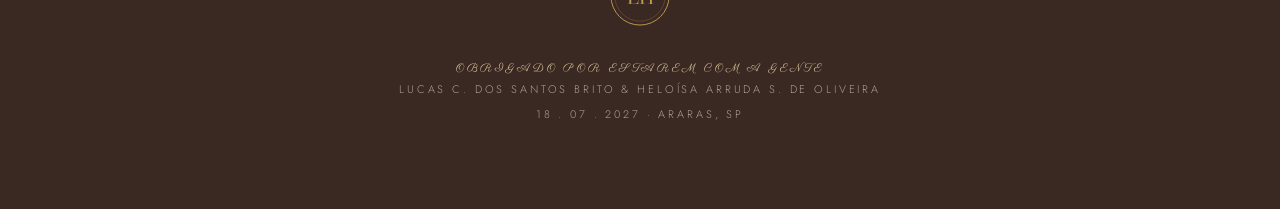
<file: padrinhos.html>
<!DOCTYPE html>
<html lang="pt-BR">
<head>
<meta charset="utf-8">
<meta name="viewport" content="width=device-width, initial-scale=1">
<title>Padrinhos e madrinhas — Lucas &amp; Heloísa</title>
<meta name="description" content="Roteiro, traje e horários dos padrinhos e madrinhas. 18 de julho de 2027, Araras-SP.">
<meta name="theme-color" content="#F3DBD4">

<link rel="icon" href="data:image/svg+xml,<svg xmlns='http://www.w3.org/2000/svg' viewBox='0 0 64 64'><circle cx='32' cy='32' r='30' fill='%23FFFBF6' stroke='%23BE9A4E' stroke-width='3'/><text x='32' y='42' text-anchor='middle' font-family='Georgia,serif' font-size='26' fill='%23A9502F'>LH</text></svg>">

<script>
/* =========================================================
   EDITE SOMENTE ESTE ARQUIVO.
   Tudo que muda de link ou de horário está aqui dentro.
   Deixe o texto entre aspas. Não apague as vírgulas.
   ========================================================= */

window.CONFIG = {

  /* ---- Links externos ---------------------------------- */

  // Site da lista de presentes (o botão "Dar presente" leva pra cá)
  presentes: "",

  // Álbum compartilhado de fotos (Google Fotos, iCloud, etc.)
  album: "",

  // Confirmação de presença dos convidados.
  // Pode ser um formulário (Google Forms) ou um link de WhatsApp, ex.:
  // "https://wa.me/5519999999999?text=Ol%C3%A1!%20Confirmo%20minha%20presen%C3%A7a"
  rsvp: "",

  // Confirmação de presença dos padrinhos (pode ser o mesmo link acima)
  rsvpPadrinhos: "",

  // Grupo de WhatsApp dos padrinhos e madrinhas
  grupoPadrinhos: "",


  /* ---- Data e horários --------------------------------- */

  // Momento exato da cerimônia, no formato AAAA-MM-DDTHH:MM:SS-03:00
  cerimonia: "2027-07-18T17:00:00-03:00",

  // Textos de horário que aparecem nas páginas
  horaCerimonia: "17h",
  chegadaConvidados: "16h30",
  chegadaPadrinhos: "15h",
  horaFotos: "15h30",
  horaJantar: "19h",
  horaFesta: "21h",


  /* ---- Traje dos padrinhos e madrinhas ----------------- */
  // Troque pelos combinados de vocês. Os círculos coloridos
  // da página usam os códigos de cor logo abaixo.

  trajePadrinhos: "Terno em tom grafite, camisa branca e gravata lisa.",
  trajeMadrinhas: "Vestido longo, tecido encorpado por causa do frio.",

  // Cores do traje (código hexadecimal) e o nome que aparece embaixo
  coresTraje: [
    { cor: "#4A4E4D", nome: "Grafite" },
    { cor: "#6B5B4A", nome: "Terra" },
    { cor: "#A9502F", nome: "Terracota" },
    { cor: "#CD827B", nome: "Rosé" }
  ]

};

</script>

<link rel="preconnect" href="https://fonts.googleapis.com">
<link rel="preconnect" href="https://fonts.gstatic.com" crossorigin>
<link href="https://fonts.googleapis.com/css2?family=Bodoni+Moda:opsz,wght@6..96,400;6..96,500&family=Jost:wght@300;400;500&family=Parisienne&display=swap" rel="stylesheet">
<style>
/* =========================================================
   Lucas & Heloísa — 18.07.2027
   Paleta: branco quente, rosa, terracota, dourado
   ========================================================= */

:root {
  --papel: #FFFBF6;
  --papel-2: #FAEFE6;
  --blush: #F3DBD4;
  --rosa: #CD827B;
  --rosa-claro: #E9BDB6;
  --terracota: #A9502F;
  --terracota-2: #C57A54;
  --dourado: #BE9A4E;
  --dourado-2: #E9D4A3;
  --dourado-escuro: #8A6A2C;
  --tinta: #3A2823;
  --tinta-2: #75594F;

  --display: "Bodoni Moda", Georgia, "Times New Roman", serif;
  --script: "Parisienne", "Segoe Script", cursive;
  --corpo: "Jost", "Helvetica Neue", Arial, sans-serif;

  --envelope: 1040px;
  --raio: 2px;
}

*, *::before, *::after { box-sizing: border-box; }

html { scroll-behavior: smooth; }

body {
  margin: 0;
  background: var(--papel);
  color: var(--tinta);
  font-family: var(--corpo);
  font-weight: 300;
  font-size: clamp(15px, 0.6vw + 13px, 17px);
  line-height: 1.75;
  overflow-x: hidden;
  -webkit-font-smoothing: antialiased;
}

/* textura de papel */
body::after {
  content: "";
  position: fixed;
  inset: 0;
  pointer-events: none;
  z-index: 60;
  opacity: .22;
  background-image: url("data:image/svg+xml;utf8,<svg xmlns='http://www.w3.org/2000/svg' width='140' height='140'><filter id='n'><feTurbulence type='fractalNoise' baseFrequency='.85' numOctaves='3'/></filter><rect width='140' height='140' filter='url(%23n)' opacity='.35'/></svg>");
  mix-blend-mode: multiply;
}

img { max-width: 100%; display: block; }
[hidden] { display: none !important; }
a { color: inherit; }

:focus-visible {
  outline: 2px solid var(--terracota);
  outline-offset: 4px;
  border-radius: var(--raio);
}

/* =========================================================
   Tipografia
   ========================================================= */

.script {
  font-family: var(--script);
  font-weight: 400;
  color: var(--terracota);
  font-size: clamp(28px, 4.4vw, 50px);
  line-height: 1;
  margin: 0;
}

.titulo {
  font-family: var(--display);
  font-weight: 400;
  font-style: normal;
  text-transform: uppercase;
  letter-spacing: .16em;
  font-size: clamp(24px, 4.2vw, 44px);
  line-height: 1.16;
  margin: 0;
}

.titulo-menor {
  font-family: var(--display);
  font-weight: 400;
  text-transform: uppercase;
  letter-spacing: .2em;
  font-size: clamp(15px, 1.3vw, 18px);
  margin: 0 0 10px;
}

.rotulo {
  display: block;
  font-family: var(--corpo);
  text-transform: uppercase;
  letter-spacing: .34em;
  font-size: 10.5px;
  font-weight: 400;
  color: var(--dourado-escuro);
  margin: 0 0 14px;
}

.texto { margin: 0 0 16px; color: var(--tinta-2); }
.texto:last-child { margin-bottom: 0; }

.centro { text-align: center; }

/* cabeçalho de seção: rótulo + script + título */
.cartao-titulo { text-align: center; margin-bottom: clamp(36px, 5vw, 64px); }
.cartao-titulo .script { margin-bottom: -.18em; }

/* fio ornamental */
.fio {
  display: flex;
  align-items: center;
  justify-content: center;
  gap: 12px;
  margin: 22px auto;
  max-width: 220px;
  color: var(--dourado);
}
.fio::before, .fio::after {
  content: "";
  flex: 1;
  height: 1px;
  background: currentColor;
  opacity: .5;
}
.fio span { font-size: 8px; letter-spacing: .4em; }

/* =========================================================
   Estrutura
   ========================================================= */

.secao { padding: clamp(58px, 8.5vw, 112px) 22px; position: relative; }
.envelope { width: 100%; max-width: var(--envelope); margin-inline: auto; }

.secao-blush { background: var(--blush); }
.secao-creme { background: var(--papel-2); }

.secao-terra { background: var(--terracota); color: var(--papel-2); }
.secao-terra .script { color: var(--dourado-2); }
.secao-terra .rotulo { color: var(--dourado-2); }
.secao-terra .texto { color: rgba(255, 251, 246, .82); }
.secao-terra .fio { color: var(--dourado-2); }

/* =========================================================
   Moldura dourada (elemento-assinatura)
   ========================================================= */

.moldura-svg {
  position: absolute;
  inset: 0;
  width: 100%;
  height: 100%;
  overflow: visible;
  pointer-events: none;
}

/* =========================================================
   Página inicial — a parede de quadros
   ========================================================= */

.pagina-inicial {
  background: radial-gradient(120% 80% at 50% 0%, var(--papel) 0%, var(--papel-2) 55%, var(--blush) 100%) no-repeat fixed;
}

.parede {
  min-height: 100vh;
  min-height: 100svh;
  display: flex;
  flex-direction: column;
  justify-content: center;
  align-items: center;
  padding: 56px 22px 40px;
  position: relative;
  z-index: 1;
}

.monograma {
  width: 62px;
  height: 62px;
  margin: 0 auto 26px;
  color: var(--dourado);
}

.abertura { text-align: center; max-width: 720px; margin: 0 auto; }

.abertura .script { color: var(--rosa); margin-bottom: 2px; }

.abertura h1 {
  font-family: var(--display);
  font-weight: 400;
  text-transform: uppercase;
  letter-spacing: .18em;
  font-size: clamp(28px, 6vw, 62px);
  line-height: 1.08;
  margin: 0;
  color: var(--tinta);
}

.data-linha {
  display: inline-flex;
  align-items: center;
  gap: 14px;
  margin-top: 22px;
  font-size: 11.5px;
  letter-spacing: .3em;
  text-transform: uppercase;
  color: var(--tinta-2);
}
.data-linha b { font-weight: 400; color: var(--terracota); }
.data-linha i {
  width: 5px; height: 5px; border-radius: 50%;
  background: var(--dourado); display: inline-block;
}

/* trilho onde os quadros ficam pendurados */
.galeria {
  --trilho: 34px;
  display: flex;
  flex-wrap: wrap;
  justify-content: center;
  align-items: flex-start;
  gap: clamp(20px, 4vw, 46px);
  margin: clamp(52px, 7vw, 84px) auto 0;
  padding-top: var(--trilho);
  position: relative;
  width: 100%;
  max-width: 1000px;
}

/* o "arame" horizontal */
.galeria::before {
  content: "";
  position: absolute;
  top: 6px;
  left: 6%;
  right: 6%;
  height: 1px;
  background: linear-gradient(90deg, transparent, var(--dourado) 12%, var(--dourado) 88%, transparent);
  opacity: .45;
}

.quadro {
  position: relative;
  width: min(290px, 78vw);
  aspect-ratio: 320 / 380;
  display: flex;
  flex-direction: column;
  align-items: center;
  justify-content: center;
  text-align: center;
  text-decoration: none;
  padding: 13% 14%;
  color: var(--tinta);
  background: transparent;
  filter: drop-shadow(0 10px 14px rgba(58, 40, 35, .12));
  transition: transform .5s cubic-bezier(.2, .8, .3, 1), filter .5s ease;
  transform-origin: 50% -22px;
}

.quadro:nth-child(1) { transform: rotate(-2.2deg); }
.quadro:nth-child(2) { transform: rotate(1.1deg); }
.quadro:nth-child(3) { transform: rotate(-1.4deg); }

.quadro:hover,
.quadro:focus-visible {
  transform: rotate(0deg) translateY(-7px);
  filter: drop-shadow(0 20px 22px rgba(58, 40, 35, .22));
}

/* preguinho + cordão */
.quadro::before {
  content: "";
  position: absolute;
  top: -30px;
  left: 50%;
  width: 7px; height: 7px;
  margin-left: -3.5px;
  border-radius: 50%;
  background: var(--dourado);
  box-shadow: 0 1px 0 rgba(0, 0, 0, .12);
}
.quadro::after {
  content: "";
  position: absolute;
  top: -26px;
  left: 50%;
  width: 1px; height: 28px;
  background: var(--dourado);
  opacity: .55;
}

.quadro-icone { color: var(--terracota); margin-bottom: 14px; }
.quadro-icone svg { width: 34px; height: 34px; }

.quadro-nome {
  font-family: var(--display);
  text-transform: uppercase;
  letter-spacing: .2em;
  font-size: clamp(14px, 1.5vw, 17px);
  line-height: 1.3;
  margin: 0 0 10px;
}

.quadro-nota {
  font-size: 12.5px;
  line-height: 1.6;
  color: var(--tinta-2);
  margin: 0;
  max-width: 22ch;
}

.quadro-acao {
  margin-top: 16px;
  font-size: 10px;
  letter-spacing: .3em;
  text-transform: uppercase;
  color: var(--dourado-escuro);
  display: inline-flex;
  align-items: center;
  gap: 7px;
}
.quadro-acao svg { width: 11px; height: 11px; }

.rodape-inicial {
  margin-top: clamp(46px, 6vw, 72px);
  text-align: center;
  font-size: 11px;
  letter-spacing: .26em;
  text-transform: uppercase;
  color: var(--tinta-2);
}

/* pétalas ambientes */
.petalas {
  position: fixed;
  inset: 0;
  pointer-events: none;
  overflow: hidden;
  z-index: 0;
}
.petalas i {
  position: absolute;
  top: -6vh;
  width: 9px;
  height: 12px;
  border-radius: 60% 0 60% 0;
  opacity: .5;
  animation: cair linear infinite;
}
@keyframes cair {
  0% { transform: translate3d(0, -10vh, 0) rotate(0deg); opacity: 0; }
  12% { opacity: .55; }
  100% { transform: translate3d(14vw, 108vh, 0) rotate(420deg); opacity: 0; }
}

/* =========================================================
   Convite — capa
   ========================================================= */

.capa {
  position: relative;
  padding: clamp(70px, 10vw, 120px) 22px clamp(52px, 7vw, 90px);
  text-align: center;
  background: linear-gradient(180deg, var(--blush) 0%, var(--papel-2) 62%, var(--papel) 100%);
}

.arco {
  width: min(340px, 74vw);
  margin: 0 auto clamp(28px, 4vw, 44px);
  aspect-ratio: 3 / 4;
  border-radius: 999px 999px 6px 6px;
  overflow: hidden;
  position: relative;
  background:
    linear-gradient(150deg, var(--rosa-claro), var(--papel-2) 55%, var(--dourado-2));
  box-shadow: 0 24px 50px -30px rgba(58, 40, 35, .6);
}
.arco::after {
  content: "";
  position: absolute;
  inset: 10px;
  border: 1px solid rgba(255, 251, 246, .6);
  border-radius: 999px 999px 4px 4px;
  pointer-events: none;
  z-index: 2;
}
.arco img { width: 100%; height: 100%; object-fit: cover; position: relative; z-index: 1; }

.arco-vazio {
  position: absolute;
  inset: 0;
  display: flex;
  align-items: center;
  justify-content: center;
  padding: 30px;
  text-align: center;
  font-size: 11px;
  letter-spacing: .22em;
  text-transform: uppercase;
  color: var(--terracota);
  opacity: .75;
}

.capa h1 {
  font-family: var(--display);
  font-weight: 400;
  text-transform: uppercase;
  letter-spacing: .18em;
  font-size: clamp(26px, 5.2vw, 54px);
  line-height: 1.1;
  margin: 0;
}

.capa-local {
  margin-top: 20px;
  font-size: 11.5px;
  letter-spacing: .3em;
  text-transform: uppercase;
  color: var(--tinta-2);
}

/* voltar */
.voltar {
  position: absolute;
  top: 20px;
  left: 22px;
  z-index: 5;
  font-size: 10px;
  letter-spacing: .28em;
  text-transform: uppercase;
  text-decoration: none;
  color: var(--terracota);
  display: inline-flex;
  align-items: center;
  gap: 8px;
  padding: 8px 4px;
}
.voltar svg { width: 13px; height: 13px; }
.voltar:hover { color: var(--tinta); }

/* =========================================================
   Contagem
   ========================================================= */

.contagem {
  display: flex;
  justify-content: center;
  flex-wrap: wrap;
  gap: clamp(18px, 4vw, 46px);
  margin-top: 8px;
}

.contagem div { min-width: 62px; }

.contagem b {
  display: block;
  font-family: var(--display);
  font-weight: 400;
  font-size: clamp(30px, 5vw, 50px);
  line-height: 1;
  color: var(--terracota);
  font-variant-numeric: tabular-nums;
}

.contagem span {
  display: block;
  margin-top: 8px;
  font-size: 9.5px;
  letter-spacing: .28em;
  text-transform: uppercase;
  color: var(--tinta-2);
}

/* =========================================================
   Trio de colunas (cerimônia / recepção / dress code)
   ========================================================= */

.trio {
  display: grid;
  grid-template-columns: repeat(auto-fit, minmax(220px, 1fr));
  gap: clamp(30px, 5vw, 56px);
  text-align: center;
}

.trio-item .icone { color: var(--dourado-2); margin-bottom: 16px; }
.trio-item .icone svg { width: 40px; height: 40px; margin: 0 auto; }

/* =========================================================
   Blocos de texto (dicas)
   ========================================================= */

.blocos {
  display: grid;
  grid-template-columns: repeat(auto-fit, minmax(250px, 1fr));
  gap: clamp(28px, 4vw, 52px);
}

.bloco {
  padding-top: 22px;
  border-top: 1px solid rgba(190, 154, 78, .45);
}

/* paleta de cores sugerida */
.paleta {
  display: flex;
  flex-wrap: wrap;
  justify-content: center;
  gap: 16px;
  margin-top: 34px;
}

.tom { text-align: center; width: 76px; }

.tom i {
  display: block;
  width: 46px;
  height: 46px;
  margin: 0 auto 9px;
  border-radius: 50%;
  box-shadow: inset 0 0 0 1px rgba(58, 40, 35, .12);
}

.tom span {
  font-size: 9.5px;
  letter-spacing: .16em;
  text-transform: uppercase;
  color: var(--tinta-2);
  line-height: 1.4;
  display: block;
}

.tom-proibido i { background: #fff; position: relative; }
.tom-proibido i::after {
  content: "";
  position: absolute;
  inset: 0;
  border-radius: 50%;
  background: linear-gradient(to bottom right, transparent 46%, var(--rosa) 46%, var(--rosa) 54%, transparent 54%);
}

/* =========================================================
   Roteiro (padrinhos)
   ========================================================= */

.roteiro { list-style: none; margin: 0; padding: 0; max-width: 620px; margin-inline: auto; }

.roteiro li {
  display: grid;
  grid-template-columns: 86px 1fr;
  gap: 20px;
  padding: 18px 0;
  border-bottom: 1px solid rgba(233, 212, 163, .35);
  align-items: baseline;
}
.roteiro li:last-child { border-bottom: 0; }

.roteiro b {
  font-family: var(--display);
  font-weight: 400;
  font-size: 17px;
  letter-spacing: .08em;
  color: var(--dourado-2);
  font-variant-numeric: tabular-nums;
}

.roteiro p { margin: 0; }
.roteiro strong {
  display: block;
  font-weight: 400;
  text-transform: uppercase;
  letter-spacing: .18em;
  font-size: 12px;
  margin-bottom: 4px;
}

/* lista de conferência */
.conferir { list-style: none; margin: 26px 0 0; padding: 0; display: grid; gap: 10px; }
.conferir li {
  display: flex;
  gap: 12px;
  align-items: flex-start;
  font-size: 14.5px;
  color: var(--tinta-2);
}
.conferir li::before {
  content: "";
  flex: 0 0 auto;
  width: 13px; height: 13px;
  margin-top: 6px;
  border: 1px solid var(--dourado);
  border-radius: 2px;
}
.secao-terra .conferir li { color: rgba(255, 251, 246, .85); }
.secao-terra .conferir li::before { border-color: var(--dourado-2); }

/* =========================================================
   Botões
   ========================================================= */

.botao {
  display: inline-flex;
  align-items: center;
  gap: 12px;
  margin-top: 26px;
  padding: 15px 32px;
  border: 1px solid var(--terracota);
  border-radius: 999px;
  background: transparent;
  color: var(--terracota);
  font-family: var(--corpo);
  font-size: 11px;
  font-weight: 400;
  letter-spacing: .26em;
  text-transform: uppercase;
  text-decoration: none;
  cursor: pointer;
  transition: background .35s ease, color .35s ease, transform .35s ease;
}
.botao:hover { background: var(--terracota); color: var(--papel); transform: translateY(-2px); }
.botao svg { width: 13px; height: 13px; }

.botao-claro { border-color: var(--dourado-2); color: var(--dourado-2); }
.botao-claro:hover { background: var(--dourado-2); color: var(--terracota); }

.botao-cheio { background: var(--terracota); color: var(--papel); }
.botao-cheio:hover { background: var(--tinta); border-color: var(--tinta); }

/* link ainda não configurado */
.link-pendente {
  opacity: .45;
  pointer-events: none;
  cursor: default;
}
.aviso-pendente {
  display: block;
  margin-top: 12px;
  font-size: 11px;
  letter-spacing: .12em;
  text-transform: uppercase;
  color: var(--rosa);
}

/* =========================================================
   Rodapé
   ========================================================= */

.rodape {
  background: var(--tinta);
  color: var(--papel-2);
  text-align: center;
  padding: clamp(54px, 7vw, 84px) 22px;
}
.rodape .monograma { color: var(--dourado); margin-bottom: 20px; }
.rodape .script { color: var(--dourado-2); }
.rodape p {
  margin: 6px 0 0;
  font-size: 11px;
  letter-spacing: .26em;
  text-transform: uppercase;
  color: rgba(250, 239, 230, .6);
}

/* =========================================================
   Revelação no scroll
   ========================================================= */

.revela {
  opacity: 0;
  transform: translateY(20px);
  transition: opacity .9s ease, transform .9s cubic-bezier(.2, .8, .3, 1);
}
.revela.visivel { opacity: 1; transform: none; }

@media (prefers-reduced-motion: reduce) {
  html { scroll-behavior: auto; }
  .revela { opacity: 1; transform: none; transition: none; }
  .petalas { display: none; }
  .quadro { transition: none; }
  *, *::before, *::after { animation-duration: .001ms !important; animation-iteration-count: 1 !important; }
}

/* =========================================================
   Telas pequenas
   ========================================================= */

@media (max-width: 720px) {
  .galeria { --trilho: 30px; }
  .galeria::before { left: 30%; right: 30%; }
  .quadro { width: min(300px, 82vw); }
  .quadro:nth-child(n) { transform: rotate(0deg); }
  .roteiro li { grid-template-columns: 70px 1fr; gap: 14px; }
  .voltar { position: static; display: inline-flex; margin-bottom: 26px; }
  .capa { padding-top: 26px; }
}

</style>
</head>


<!-- =========================================================
     TUDO NUM ARQUIVO SÓ
     Este arquivo não depende de nenhuma pasta. Pode abrir
     com dois cliques que já funciona.

     Para mudar links e horários, edite o bloco CONFIG logo
     abaixo. Ele se repete nas três páginas: se mudar aqui,
     mude também em convidados.html e padrinhos.html.
     ========================================================= -->
<body>

<!-- ===== capa ===== -->
<header class="capa">

  <a class="voltar" href="index.html">
    <svg viewBox="0 0 24 24" fill="none" stroke="currentColor" stroke-width="1.6" stroke-linecap="round" stroke-linejoin="round" aria-hidden="true"><path d="M19 12H5M11 18l-6-6 6-6"/></svg>
    Início
  </a>

  <div class="arco">
    <span class="arco-vazio">Coloque a foto do casal em<br>capa.jpeg</span>
    <img src="capa.jpeg" alt="Lucas e Heloísa" onerror="this.remove()">
  </div>

  <p class="script">Aquele em que você fica</p>
  <h1>Do nosso lado</h1>
  <p class="capa-local">Domingo &middot; 18 de julho de 2027 &middot; Araras, SP</p>

</header>

<!-- ===== contagem ===== -->
<section class="secao secao-creme">
  <div class="envelope centro revela">
    <span class="rotulo">Estreia em</span>
    <div class="contagem" data-contagem>
      <div><b data-campo="dias">—</b><span>dias</span></div>
      <div><b data-campo="horas">—</b><span>horas</span></div>
      <div><b data-campo="minutos">—</b><span>min</span></div>
      <div><b data-campo="segundos">—</b><span>seg</span></div>
    </div>
  </div>
</section>

<!-- ===== nosso casamento ===== -->
<section class="secao secao-terra">
  <div class="envelope">

    <div class="cartao-titulo revela">
      <span class="rotulo">Aquele em que tudo acontece</span>
      <p class="script">Nosso</p>
      <h2 class="titulo">Casamento</h2>
    </div>

    <div class="trio">

      <div class="trio-item revela">
        <span class="icone" aria-hidden="true">
          <svg viewBox="0 0 24 24" fill="none" stroke="currentColor" stroke-width="1" stroke-linecap="round" stroke-linejoin="round">
            <path d="M5 21V11a7 7 0 0 1 14 0v10"/><path d="M3 21h18"/>
            <path d="M5 11.5c2-1.2 3.6-.6 4.6.6M19 11.5c-2-1.2-3.6-.6-4.6.6"/>
          </svg>
        </span>
        <h3 class="titulo-menor">Cerimônia</h3>
        <p class="texto">Em um encantador espaço ao ar livre, na cidade de Araras-SP. A localização exata será compartilhada de forma privada.</p>
      </div>

      <div class="trio-item revela">
        <span class="icone" aria-hidden="true">
          <svg viewBox="0 0 24 24" fill="none" stroke="currentColor" stroke-width="1" stroke-linecap="round" stroke-linejoin="round">
            <path d="M3 4h7l-1.2 5.4a2.4 2.4 0 0 1-4.6 0L3 4z"/><path d="M6.5 12v7M4 19.5h5"/>
            <path d="M14 4h7l-1.2 5.4a2.4 2.4 0 0 1-4.6 0L14 4z"/><path d="M17.5 12v7M15 19.5h5"/>
          </svg>
        </span>
        <h3 class="titulo-menor">Recepção</h3>
        <p class="texto">Logo após a cerimônia, no mesmo local, para jantarmos e comemorarmos a nossa união.</p>
      </div>

      <div class="trio-item revela">
        <span class="icone" aria-hidden="true">
          <svg viewBox="0 0 24 24" fill="none" stroke="currentColor" stroke-width="1" stroke-linecap="round" stroke-linejoin="round">
            <path d="M12 6.2a1.9 1.9 0 1 1 1.9 1.9c-1.05 0-1.9.7-1.9 1.7v1.1"/>
            <path d="M12 11 3.7 16.6a1 1 0 0 0 .56 1.9h15.48a1 1 0 0 0 .56-1.9L12 11z"/>
          </svg>
        </span>
        <h3 class="titulo-menor">Dress code</h3>
        <p class="texto">Traje esporte fino para os convidados. O de vocês está logo abaixo, com mais detalhes.</p>
      </div>

    </div>
  </div>
</section>

<!-- ===== elenco principal / roteiro ===== -->
<section class="secao">
  <div class="envelope">

    <div class="cartao-titulo revela">
      <span class="rotulo">Aquele com o elenco principal</span>
      <p class="script">Vocês fazem parte do</p>
      <h2 class="titulo">Nosso dia</h2>
    </div>

    <div class="centro revela" style="max-width:620px;margin:0 auto clamp(40px,5vw,64px)">
      <p class="texto">Escolhemos cada um de vocês porque já estavam do nosso lado muito antes desse dia existir. Aqui está tudo que precisam saber para que o dia flua sem correria.</p>
      <p class="texto"><strong style="font-weight:400;color:var(--terracota)">Chegada dos padrinhos e madrinhas: <span data-texto="chegadaPadrinhos">15h</span></strong></p>
    </div>

    <ol class="roteiro revela">
      <li><b data-texto="chegadaPadrinhos">15h</b><p><strong>Chegada de vocês</strong>Já prontos, no local da cerimônia.</p></li>
      <li><b data-texto="horaFotos">15h30</b><p><strong>Fotos com os noivos</strong>A parte mais divertida e a mais demorada. Contamos com a paciência de todos.</p></li>
      <li><b data-texto="chegadaConvidados">16h30</b><p><strong>Chegada dos convidados</strong>Vocês já estarão posicionados.</p></li>
      <li><b data-texto="horaCerimonia">17h</b><p><strong>Cerimônia</strong>Ao ar livre, no fim da tarde. Celular guardado, por favor.</p></li>
      <li><b data-texto="horaJantar">19h</b><p><strong>Jantar</strong>No mesmo local, com todo mundo junto.</p></li>
      <li><b data-texto="horaFesta">21h</b><p><strong>Festa</strong>A parte em que ninguém senta mais.</p></li>
    </ol>

  </div>
</section>

<!-- ===== traje ===== -->
<section class="secao secao-blush">
  <div class="envelope">

    <div class="cartao-titulo revela">
      <span class="rotulo">Aquele em que todo mundo se arruma</span>
      <p class="script">O traje de</p>
      <h2 class="titulo">Vocês</h2>
    </div>

    <div class="blocos" style="max-width:760px;margin-inline:auto">

      <div class="bloco revela">
        <h3 class="titulo-menor">Padrinhos</h3>
        <p class="texto" data-texto="trajePadrinhos">Terno em tom grafite, camisa branca e gravata lisa.</p>
      </div>

      <div class="bloco revela">
        <h3 class="titulo-menor">Madrinhas</h3>
        <p class="texto" data-texto="trajeMadrinhas">Vestido longo, tecido encorpado por causa do frio.</p>
      </div>

    </div>

    <div class="centro revela" style="margin-top:clamp(40px,5vw,64px)">
      <span class="rotulo">Nossa cartela de cores</span>
      <div class="paleta" data-paleta-traje>
        <div class="tom"><i style="background:#4A4E4D"></i><span>Grafite</span></div>
        <div class="tom"><i style="background:#6B5B4A"></i><span>Terra</span></div>
        <div class="tom"><i style="background:#A9502F"></i><span>Terracota</span></div>
        <div class="tom"><i style="background:#CD827B"></i><span>Rosé</span></div>
      </div>
      <p class="texto" style="margin-top:26px">A cerimônia é ao ar livre, no fim de uma tarde de inverno. Um casaco ou xale na mesma cartela resolve o frio sem sair do combinado. E o branco continua sendo só dos noivos.</p>
    </div>

  </div>
</section>

<!-- ===== antes de sair de casa ===== -->
<section class="secao secao-creme">
  <div class="envelope">

    <div class="cartao-titulo revela">
      <span class="rotulo">Aquele em que dá tudo certo</span>
      <p class="script">Antes de</p>
      <h2 class="titulo">Sair de casa</h2>
    </div>

    <div class="revela" style="max-width:560px;margin-inline:auto">
      <ul class="conferir">
        <li>Traje provado com antecedência, nada de surpresa na véspera</li>
        <li>Sapato confortável: tem grama e chão irregular no caminho</li>
        <li>Casaco, xale ou peça extra para a noite</li>
        <li>Sair de casa com folga no horário</li>
        <li>Celular guardado durante a cerimônia</li>
        <li>Energia guardada para a pista</li>
      </ul>

      <div class="centro">
        <a class="botao" data-link="grupoPadrinhos">
          Entrar no grupo dos padrinhos
          <svg viewBox="0 0 24 24" fill="none" stroke="currentColor" stroke-width="1.6" stroke-linecap="round" stroke-linejoin="round" aria-hidden="true"><path d="M21 11.5a8.4 8.4 0 0 1-12.3 7.4L3 20.5l1.7-5.5A8.4 8.4 0 1 1 21 11.5z"/></svg>
        </a>
        <span class="aviso-pendente" hidden>Grupo em breve</span>
      </div>
    </div>

  </div>
</section>

<!-- ===== álbum ===== -->
<section class="secao">
  <div class="envelope centro">

    <div class="cartao-titulo revela">
      <span class="rotulo">Aquele visto pelos seus olhos</span>
      <p class="script">Registre o</p>
      <h2 class="titulo">Momento</h2>
    </div>

    <div class="revela" style="max-width:620px;margin-inline:auto">
      <p class="texto">Vocês vão ver o dia de um ângulo que a gente não vê. Mande tudo para o álbum compartilhado: os bastidores, as fotos tortas, os detalhes que só quem está perto pega.</p>
      <a class="botao" data-link="album">
        Enviar minhas fotos
        <svg viewBox="0 0 24 24" fill="none" stroke="currentColor" stroke-width="1.6" stroke-linecap="round" stroke-linejoin="round" aria-hidden="true"><path d="M12 16V4M8 8l4-4 4 4M4 16v3a1 1 0 0 0 1 1h14a1 1 0 0 0 1-1v-3"/></svg>
      </a>
      <span class="aviso-pendente" hidden>Álbum em breve</span>
    </div>

  </div>
</section>

<!-- ===== presentes ===== -->
<section class="secao secao-terra">
  <div class="envelope centro">

    <div class="cartao-titulo revela">
      <span class="rotulo">Para o cenário da próxima temporada</span>
      <p class="script">Aquele com os</p>
      <h2 class="titulo">Presentes</h2>
    </div>

    <div class="revela" style="max-width:600px;margin-inline:auto">
      <p class="texto">A presença de vocês já é o maior presente. Mas se quiserem ajudar a montar o cenário da nossa próxima temporada, a lista está aqui. O pagamento vai direto para a conta dos noivos.</p>
      <a class="botao botao-claro" data-link="presentes">
        Ver a lista de presentes
        <svg viewBox="0 0 24 24" fill="none" stroke="currentColor" stroke-width="1.6" stroke-linecap="round" stroke-linejoin="round" aria-hidden="true"><path d="M14 4h6v6M20 4l-9 9M18 14v5a1 1 0 0 1-1 1H5a1 1 0 0 1-1-1V7a1 1 0 0 1 1-1h5"/></svg>
      </a>
      <span class="aviso-pendente" hidden>Lista em breve</span>
    </div>

  </div>
</section>

<!-- ===== confirmação ===== -->
<section class="secao">
  <div class="envelope centro">

    <div class="cartao-titulo revela">
      <span class="rotulo">Aquele em que você diz que vai</span>
      <p class="script">Confirme sua</p>
      <h2 class="titulo">Presença</h2>
    </div>

    <div class="revela" style="max-width:560px;margin-inline:auto">
      <p class="texto">Confirme com a gente e diga se vai levar acompanhante. Assim conseguimos organizar as fotos, a entrada e os lugares na mesa.</p>
      <a class="botao botao-cheio" data-link="rsvpPadrinhos">
        Confirmar presença
        <svg viewBox="0 0 24 24" fill="none" stroke="currentColor" stroke-width="1.6" stroke-linecap="round" stroke-linejoin="round" aria-hidden="true"><path d="M20 6 9 17l-5-5"/></svg>
      </a>
      <span class="aviso-pendente" hidden>Confirmação aberta em breve</span>
    </div>

  </div>
</section>

<!-- ===== rodapé ===== -->
<footer class="rodape">
  <svg class="monograma" viewBox="0 0 64 64" aria-hidden="true">
    <circle cx="32" cy="32" r="30" fill="none" stroke="currentColor" stroke-width="1"/>
    <circle cx="32" cy="32" r="26" fill="none" stroke="currentColor" stroke-width=".5" opacity=".55"/>
    <text x="32" y="40" text-anchor="middle" font-family="Bodoni Moda, Georgia, serif" font-size="21" fill="currentColor">LH</text>
  </svg>
  <p class="script">Obrigado por estarem com a gente</p>
  <p>Lucas C. dos Santos Brito &amp; Heloísa Arruda S. de Oliveira</p>
  <p>18 . 07 . 2027 &middot; Araras, SP</p>
</footer>

<script>
/* =========================================================
   Lucas & Heloísa — comportamento do site
   Não precisa mexer aqui. Tudo que muda está em config.js
   ========================================================= */

(function () {
  "use strict";

  var C = window.CONFIG || {};
  var semMovimento = window.matchMedia("(prefers-reduced-motion: reduce)").matches;

  /* ---- 1. Aplica os links vindos do config ------------- */

  document.querySelectorAll("[data-link]").forEach(function (el) {
    var destino = (C[el.dataset.link] || "").trim();

    if (destino) {
      el.setAttribute("href", destino);
      if (/^https?:/i.test(destino)) {
        el.setAttribute("target", "_blank");
        el.setAttribute("rel", "noopener");
      }
      return;
    }

    // Link ainda não preenchido: desativa e explica o que falta.
    el.removeAttribute("href");
    el.classList.add("link-pendente");
    el.setAttribute("aria-disabled", "true");

    var aviso = el.querySelector(".aviso-pendente") ||
      (el.parentElement && el.parentElement.querySelector(".aviso-pendente"));
    if (aviso) aviso.hidden = false;
  });

  /* ---- 2. Aplica os textos vindos do config ------------ */

  document.querySelectorAll("[data-texto]").forEach(function (el) {
    var valor = C[el.dataset.texto];
    if (valor) el.textContent = valor;
  });

  /* ---- 3. Círculos de cor do traje dos padrinhos ------- */

  var paletaTraje = document.querySelector("[data-paleta-traje]");
  if (paletaTraje && Array.isArray(C.coresTraje)) {
    paletaTraje.innerHTML = C.coresTraje.map(function (t) {
      return '<div class="tom"><i style="background:' + t.cor + '"></i><span>' + t.nome + "</span></div>";
    }).join("");
  }

  /* ---- 4. Contagem regressiva -------------------------- */

  var relogio = document.querySelector("[data-contagem]");
  if (relogio) {
    var alvo = new Date(C.cerimonia || "2027-07-18T17:00:00-03:00").getTime();

    var campos = {
      dias: relogio.querySelector('[data-campo="dias"]'),
      horas: relogio.querySelector('[data-campo="horas"]'),
      minutos: relogio.querySelector('[data-campo="minutos"]'),
      segundos: relogio.querySelector('[data-campo="segundos"]')
    };

    var atualiza = function () {
      var falta = alvo - Date.now();

      if (falta <= 0) {
        relogio.innerHTML = '<p class="script" style="color:var(--terracota)">É hoje!</p>';
        clearInterval(tique);
        return;
      }

      var s = Math.floor(falta / 1000);
      var pad = function (n) { return String(n).padStart(2, "0"); };

      campos.dias.textContent = Math.floor(s / 86400);
      campos.horas.textContent = pad(Math.floor(s / 3600) % 24);
      campos.minutos.textContent = pad(Math.floor(s / 60) % 60);
      campos.segundos.textContent = pad(s % 60);
    };

    atualiza();
    var tique = setInterval(atualiza, 1000);
  }

  /* ---- 5. Revelação no scroll -------------------------- */

  var alvos = document.querySelectorAll(".revela");

  if (semMovimento || !("IntersectionObserver" in window)) {
    alvos.forEach(function (el) { el.classList.add("visivel"); });
  } else {
    var observador = new IntersectionObserver(function (entradas) {
      entradas.forEach(function (e) {
        if (e.isIntersecting) {
          e.target.classList.add("visivel");
          observador.unobserve(e.target);
        }
      });
    }, { threshold: 0.12, rootMargin: "0px 0px -8% 0px" });

    alvos.forEach(function (el, i) {
      el.style.transitionDelay = (i % 4) * 90 + "ms";
      observador.observe(el);
    });
  }

  /* ---- 6. Pétalas ------------------------------------- */

  var ceu = document.querySelector(".petalas");
  if (ceu && !semMovimento) {
    var tons = ["#E9BDB6", "#F3DBD4", "#E9D4A3", "#CD827B"];
    var fragmento = document.createDocumentFragment();

    for (var i = 0; i < 14; i++) {
      var p = document.createElement("i");
      p.style.left = Math.random() * 98 + "vw";
      p.style.background = tons[i % tons.length];
      p.style.animationDuration = (16 + Math.random() * 16).toFixed(1) + "s";
      p.style.animationDelay = "-" + (Math.random() * 22).toFixed(1) + "s";
      p.style.transform = "scale(" + (0.6 + Math.random() * 0.8).toFixed(2) + ")";
      fragmento.appendChild(p);
    }
    ceu.appendChild(fragmento);
  }

})();

</script>
</body>
</html>
</file>
